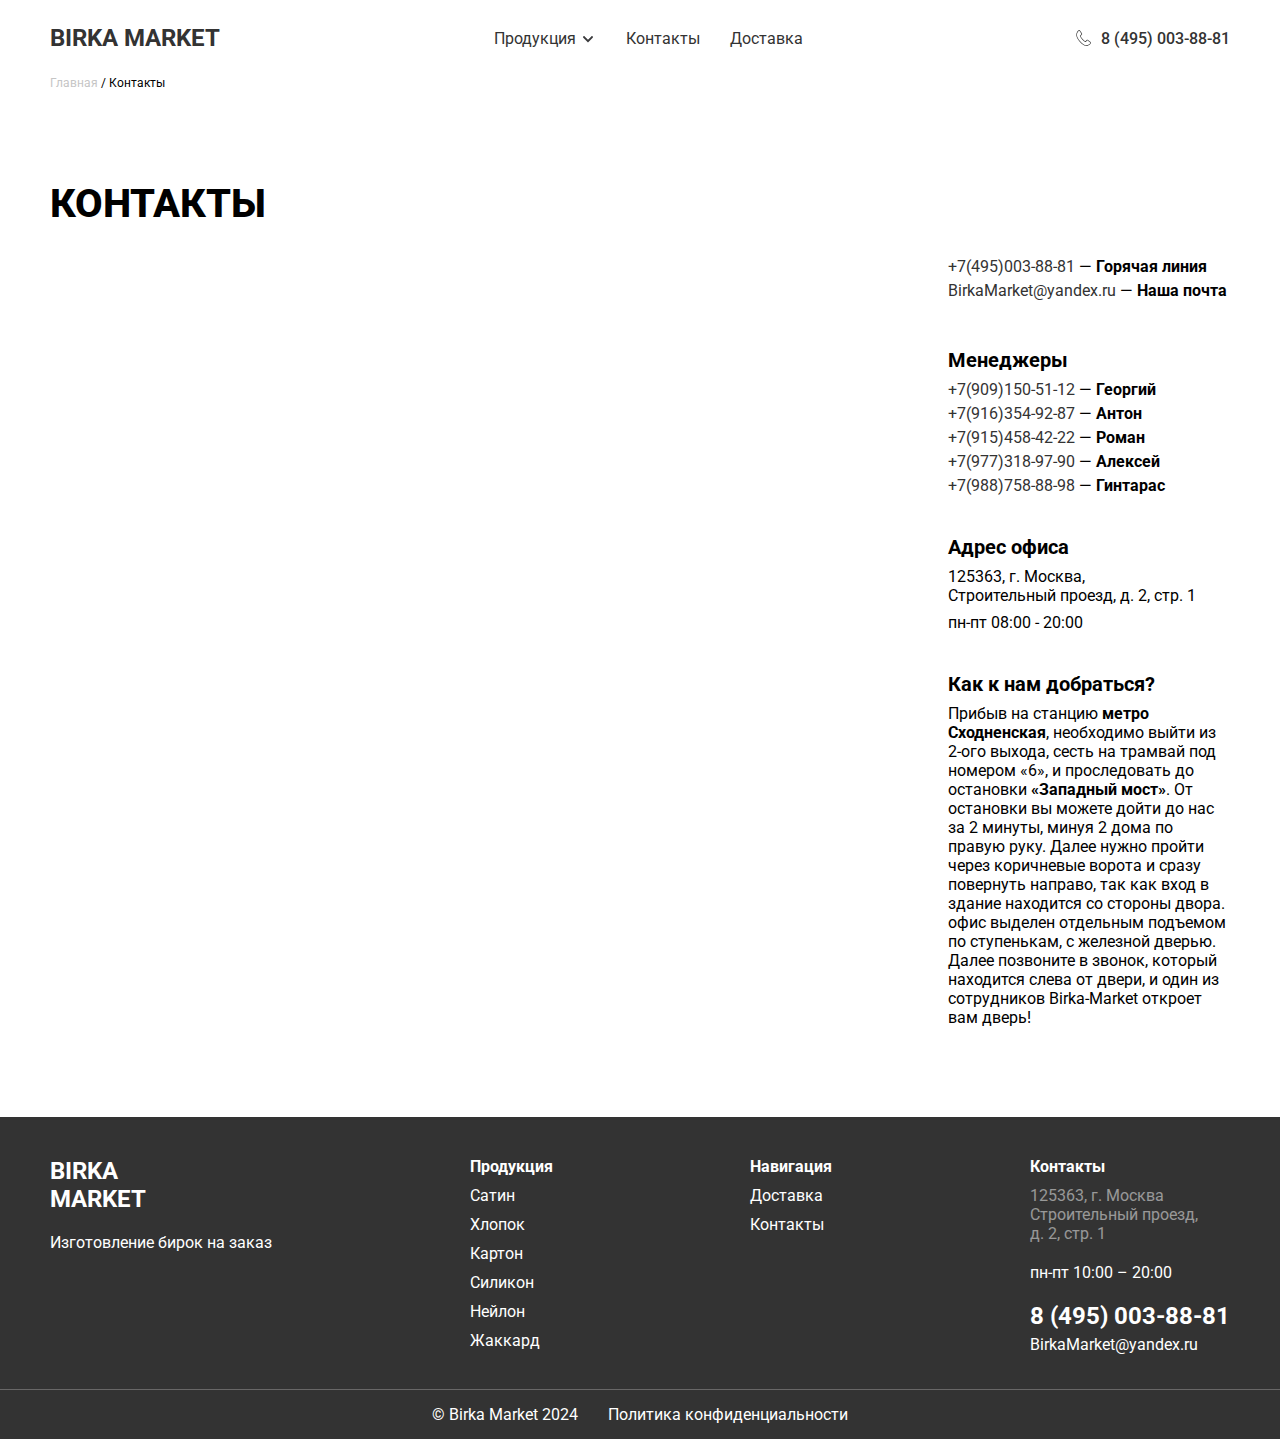
<file: pages/contacts.html>
<!DOCTYPE html>
<html lang="en">
<head>
    <meta charset="UTF-8">
    <meta name="viewport" content="width=device-width, initial-scale=1.0">
    <meta name="description" content="Контакты — адрес, телефоны и почта 'Birka Market'">
    <meta name="keywords" content="изготовление бирок для одежды, изготовление бирок с логотипом, бирки на заказ Москва, заказать бирки на одежду Москва, бирки с лейблом заказать Москва, бирки жаккардовые на одежду Москва, бирки хлопковые нашивные заказать Москва, бирки картонные на заказ, бирки нейлоновые заказать Москва, купить нашивные бирки, купить пришивные бирки на одежду, бирки нашивные на одежду Москва, бирки со своим логотипом Москва, заказ бирок Москва, бирки качественно Москва">
    <title>Контакты</title>
    <link rel="stylesheet" href="./../scss/main.css">
    <link rel="apple-touch-icon" sizes="180x180" href="./../img/favicon/apple-touch-icon.png">
    <link rel="icon" type="image/png" sizes="32x32" href="./../img/favicon/favicon-32x32.png">
    <link rel="icon" type="image/png" sizes="16x16" href="./../img/favicon/favicon-16x16.png">
    <link rel="manifest" href="./../img/favicon/site.webmanifest">
    <link rel="canonical" href="https://birka-market.ru/pages/contacts" />
</head>
<body>
    <header class="header header--header-other">
        <div class="container">
            <div class="header__row">
                <div class="header__logo">
                    <a href="./../index.html"><p>birka market</p></a>
                </div>
                <nav class="nav">
                    <ul class="nav__list">
                        <li class="nav__list-item dropdown-item"><a href="./menu.html" class="nav__link">Продукция <span class="production-arrow"><img src="./../img/icons/small-chevron-down.svg" alt="" class="production-arrow__img"></span></a>
                            <div class="sub-nav hidden">
                                <ul class="sub-nav__list">
                                    <li class="sub-nav__item"><a href="./zhakkard.html" class="sub-nav__link">Жаккард</a></li>
                                    <li class="sub-nav__item"><a href="./silicon.html" class="sub-nav__link">Силикон</a></li>
                                    <li class="sub-nav__item"><a href="./neylon.html" class="sub-nav__link">Нейлон</a></li>
                                    <li class="sub-nav__item"><a href="./satin.html" class="sub-nav__link">Сатин</a></li>
                                    <li class="sub-nav__item"><a href="./karton.html" class="sub-nav__link">Картон</a></li>
                                    <li class="sub-nav__item"><a href="./cotton.html" class="sub-nav__link">Хлопок</a></li>
                                </ul>
                            </div>
                        
                        </li>
                        <li class="nav__list-item"><a href="./contacts.html" class="nav__link">Контакты</a></li>
                        <li class="nav__list-item"><a href="./delivery.html" class="nav__link">Доставка</a></li>
                    </ul>
                </nav>
                <div class="header__phone">
                    <img src="./../img/icons/header-phone.svg" alt="phone-icon">
                    <a href="tel:8 (495) 003-88-81" class="header__phone-number">8 (495) 003-88-81</a>
                </div>
            </div>
            <div class="mobile-header__wrapper hidden">
                    <div class="mobile-header-row">
                        <div class="header__logo">
                          <a href="./../index.html"><p>birka market</p></a>
                        </div>
                        <div class="mobile-menu-open">
                            <img src="./../img/icons/mobile/burger.svg" alt="" id='mobileBtnImg'>
                        </div>
                    </div>
                    <div class="mobile-nav hidden">
                        <div class="mobile-nav__wrapper">
                            <ul class="mobile-nav__list">
                                <li class="mobile-nav__item"><a href="#!">О нас</a></li>
                                <li class="mobile-nav__item mobile-production">
                                <div class="production-dropdown">
                                    <p>Продукция</p>
                                    <img src="./../img/icons/small-chevron-down.svg" alt="" class="mobile-production-arrow">
                                </div>
                                    <div class="mobile-production__list-wrapper hidden">
                                        <ul class="mobile-production__list">
                                            <li class="mobile-production__item"><a href="./zhakkard.html">Жаккард</a></li>
                                            <li class="mobile-production__item"><a href="./silicon.html">Силикон</a></li>
                                            <li class="mobile-production__item"><a href="./satin.html">Сатин</a></li>
                                            <li class="mobile-production__item"><a href="./karton.html">Картон</a></li>
                                            <li class="mobile-production__item"><a href="./neylon.html">Нейлон</a></li>
                                            <li class="mobile-production__item"><a href="./cotton.html">Хлопок</a></li>
                                        </ul>
                                    </div>
                                </li>
                                <li class="mobile-nav__item"><a href="./contacts.html">Контакты</a></li>
                                <li class="mobile-nav__item"><a href="./delivery.html">Доставка</a></li>
                            </ul>
                            <a href="tel:8 (495) 003-88-81" class="footer__phone">8 (495) 003-88-81</a>
                        </div>
                    </div>
            </div>
            <div class="header__page">
                <a href="#!" class="header__page-link">Главная&nbsp</a><p> / Контакты</p>
            </div>
        </div>
    </header>
    <main class="main">
        <div class="container container--page-container">
            <div class="contacts__contacts">
                <h1 class="section-heading">Контакты</h1>
                <div class="contacts__grid">
                    <div class="contacts__grid-map">
                        <script type="text/javascript" charset="utf-8" async src="https://api-maps.yandex.ru/services/constructor/1.0/js/?um=constructor%3Af4838b36de2a1526e6fdb34e038ac4ca79a56b024cb9876dae142893c17f4fd7&amp;width=100%&amp;height=100%&amp;lang=ru_RU&amp;scroll=true"></script>
                    </div>
                    <div class="contacts__grid-info">
                        <ul class="contacts__info-list">
                            <li class="contacts__info-list__item">
                                <ul class="phones-list general-contacts">
                                    <li class="phones-list__item">
                                        <a href="tel:+7(495)003-88-81">+7(495)003-88-81</a>
                                        <p>&nbsp;—&nbsp;<b>Горячая линия</b></p>
                                    </li>
                                    <li class="phones-list__item">
                                        <a href="mailto:BirkaMarket@yandex.ru">BirkaMarket@yandex.ru </a>
                                        <p>&nbsp;—&nbsp;<b>Наша почта</b></p>
                                    </li>
                                </ul>
                                <h2>Менеджеры</h2>
                                <ul class="phones-list">
                                    <li class="phones-list__item">
                                        <a href="tel:+7(909)150-51-12">+7(909)150-51-12</a>
                                        <p>&nbsp;—&nbsp;<b>Георгий</b></p>
                                    </li>
                                    <li class="phones-list__item">
                                        <a href="tel:+7(916)354-92-87">+7(916)354-92-87 </a>
                                        <p>&nbsp;—&nbsp;<b>Антон</b></p>
                                    </li>
                                    <li class="phones-list__item">
                                        <a href="tel:+7(915)458-42-22">+7(915)458-42-22 </a>
                                        <p>&nbsp;—&nbsp;<b>Роман</b></p>
                                    </li>
                                    <li class="phones-list__item">
                                        <a href="tel:+7(977)318-97-90">+7(977)318-97-90 </a>
                                        <p>&nbsp;—&nbsp;<b>Алексей</b></p>
                                    </li>
                                    <li class="phones-list__item">
                                        <a href="tel:+7(988)758-88-98">+7(988)758-88-98</a>
                                        <p>&nbsp;—&nbsp;<b>Гинтарас</b></p>
                                    </li>
                                </ul>
                            </li>
                            <li class="contacts__info-list__item">
                                <h2>Адрес офиса</h2>
                                <p>125363, г. Москва,<br> 
                                    Строительный проезд, д. 2, стр. 1</p>
                                <p>пн-пт 08:00 - 20:00</p>
                            </li>
                            <li class="contacts__info-list__item">
                                <h2>Как к нам добраться?</h2>
                                <p>Прибыв на станцию <b>метро Сходненская</b>, необходимо выйти из 2-ого выхода, сесть на трамвай под номером «6», и проследовать до остановки <b>«Западный мост»</b>. От остановки вы можете дойти до нас за 2 минуты, минуя 2 дома по правую руку. Далее нужно пройти через коричневые ворота и сразу повернуть направо, так как вход в здание находится со стороны двора. офис выделен отдельным подъемом по ступенькам, с железной дверью. Далее позвоните в звонок, который находится слева от двери, и один из сотрудников Birka-Market откроет вам дверь!</p>
                            </li>
                        </ul>
                    </div>
                    <div class="contacts__grid-map-mobile hidden">
                        <script type="text/javascript" charset="utf-8" async src="https://api-maps.yandex.ru/services/constructor/1.0/js/?um=constructor%3Af4838b36de2a1526e6fdb34e038ac4ca79a56b024cb9876dae142893c17f4fd7&amp;width=100%&amp;height=300&amp;lang=ru_RU&amp;scroll=true"></script>
                    </div>
                </div>
            </div>
        </div>
    </main>
    <footer class="footer">
        <div class="desktop-footer">
            <div class="container">
                <div class="footer__wrapper">
                    <div class="footer__bio">
                        <div class="footer__logo">
                            <a href="./../index.html">BIRKA<br> MARKET</a>
                        </div>
                        <div class="footer__desc">
                            <p>Изготовление бирок на заказ</p>
                        </div>
                        <!-- <div class="footer__req">
                            <p>ИП Федотов А.В.</p>
                            <p>ИНН 771412910075</p>
                            <p>ОГРНИП 323774600620762</p>
                        </div> -->
                    </div>
                    <div class="footer__production">
                        <h4 class="footer__list-heading">Продукция</h4>
                        <ul class="footer__production-list footer__list">
                            <li class="footer__production-list__item"><a href="./satin.html" class="footer__production-link">Сатин</a></li>
                            <li class="footer__production-list__item"><a href="./cotton.html" class="footer__production-link">Хлопок</a></li>
                            <li class="footer__production-list__item"><a href="./karton.html" class="footer__production-link">Картон</a></li>
                            <li class="footer__production-list__item"><a href="./silicon.html" class="footer__production-link">Силикон</a></li>
                            <li class="footer__production-list__item"><a href="./neylon.html" class="footer__production-link">Нейлон</a></li>
                            <li class="footer__production-list__item"><a href="./zhakkard.html" class="footer__production-link">Жаккард</a></li>
                        </ul>
                    </div>
                    <div class="footer__nav">
                        <h4 class="footer__list-heading">Навигация</h4>
                        <ul class="footer__nav-list footer__list">
                            <li class="footer__nav-list__item"><a href="./delivery.html" class="footer__nav-link">Доставка</a></li>
                            <li class="footer__nav-list__item"><a href="./contacts.html" class="footer__nav-link">Контакты</a></li>
                        </ul>
                    </div>
                    <div class="footer__contacts">
                        <h4 class="footer__list-heading">Контакты</h4>
                        <ul class="footer__contacts-list footer__list">
                            <li class="footer__production-list__item footer__address">
                                <p>125363, г. Москва</p>
                                <p>Строительный проезд,</p>
                                <p>д. 2, стр. 1</p>
                            </li>
                            <li class="footer__production-list__item"><p>пн-пт 10:00 – 20:00</p></li>
                            <li class="footer__production-list__item footer__mail-phone">
                                <a href="tel:8 (495) 003-88-81" class="footer__phone">8 (495) 003-88-81</a>
                                <a href="mailto:123@gmail.com">BirkaMarket@yandex.ru</a>
                            </li>
                        </ul>
                    </div>
                </div>
            </div>
        </div>
        <div class="mobile-footer hidden">
            <div class="container">
                <div class="footer__logo">
                    <a href="./../index.html">BIRKA<br> MARKET</a>
                </div>
                <div class="footer__desc">
                    <p>Изготовление бирок на заказ</p>
                </div>
                <!-- <div class="footer__req">
                    <p>ИП Федотов А.В.</p>
                    <p>ИНН 771412910075</p>
                    <p>ОГРНИП 323774600620762</p>
                </div> -->
                <div class="footer__contacts">
                    <h4 class="footer__list-heading">Контакты</h4>
                    <ul class="footer__contacts-list footer__list">
                        <li class="footer__production-list__item footer__address">
                            <p>125363, г. Москва</p>
                            <p>Строительный проезд,</p>
                            <p>д. 2, стр. 1</p>
                        </li>
                        <li class="footer__production-list__item"><p>пн-пт 10:00 – 20:00</p></li>
                        <li class="footer__production-list__item footer__mail-phone">
                            <a href="tel:8 (495) 003-88-81" class="footer__phone">8 (495) 003-88-81</a>
                            <a href="mailto:123@gmail.com">BirkaMarket@yandex.ru</a>
                        </li>
                    </ul>
                </div>
                <div class="mobile-footer__lists">
                    <div class="footer__production">
                        <h4 class="footer__list-heading">Продукция</h4>
                        <ul class="footer__production-list footer__list">
                            <li class="footer__production-list__item"><a href="./satin.html" class="footer__production-link">Сатин</a></li>
                            <li class="footer__production-list__item"><a href="./cotton.html" class="footer__production-link">Хлопок</a></li>
                            <li class="footer__production-list__item"><a href="./karton.html" class="footer__production-link">Картон</a></li>
                            <li class="footer__production-list__item"><a href="./silicon.html" class="footer__production-link">Силикон</a></li>
                            <li class="footer__production-list__item"><a href="./neylon.html" class="footer__production-link">Нейлон</a></li>
                            <li class="footer__production-list__item"><a href="./zhakkard.html" class="footer__production-link">Жаккард</a></li>
                        </ul>
                    </div>
                    <div class="footer__nav">
                        <h4 class="footer__list-heading">Навигация</h4>
                        <ul class="footer__nav-list footer__list">
                            <li class="footer__nav-list__item"><a href="./delivery.html" class="footer__nav-link">Доставка</a></li>
                            <li class="footer__nav-list__item"><a href="./contacts.html" class="footer__nav-link">Контакты</a></li>
                        </ul>
                    </div>
                </div>
               
            </div>
        </div>
        <div class="additional-footer">
            <div class="container">
                <div class="copyright-policy">
                    <p>© Birka Market 2024</p>
                    <a href="./privacy.html">Политика конфиденциальности</a>
                </div>
            </div>
        </div>
    </footer>
    <script src="./../js/main.js"></script>
    <script src="./../js/mobile-menu.js"></script>
</body>
</html>
</file>
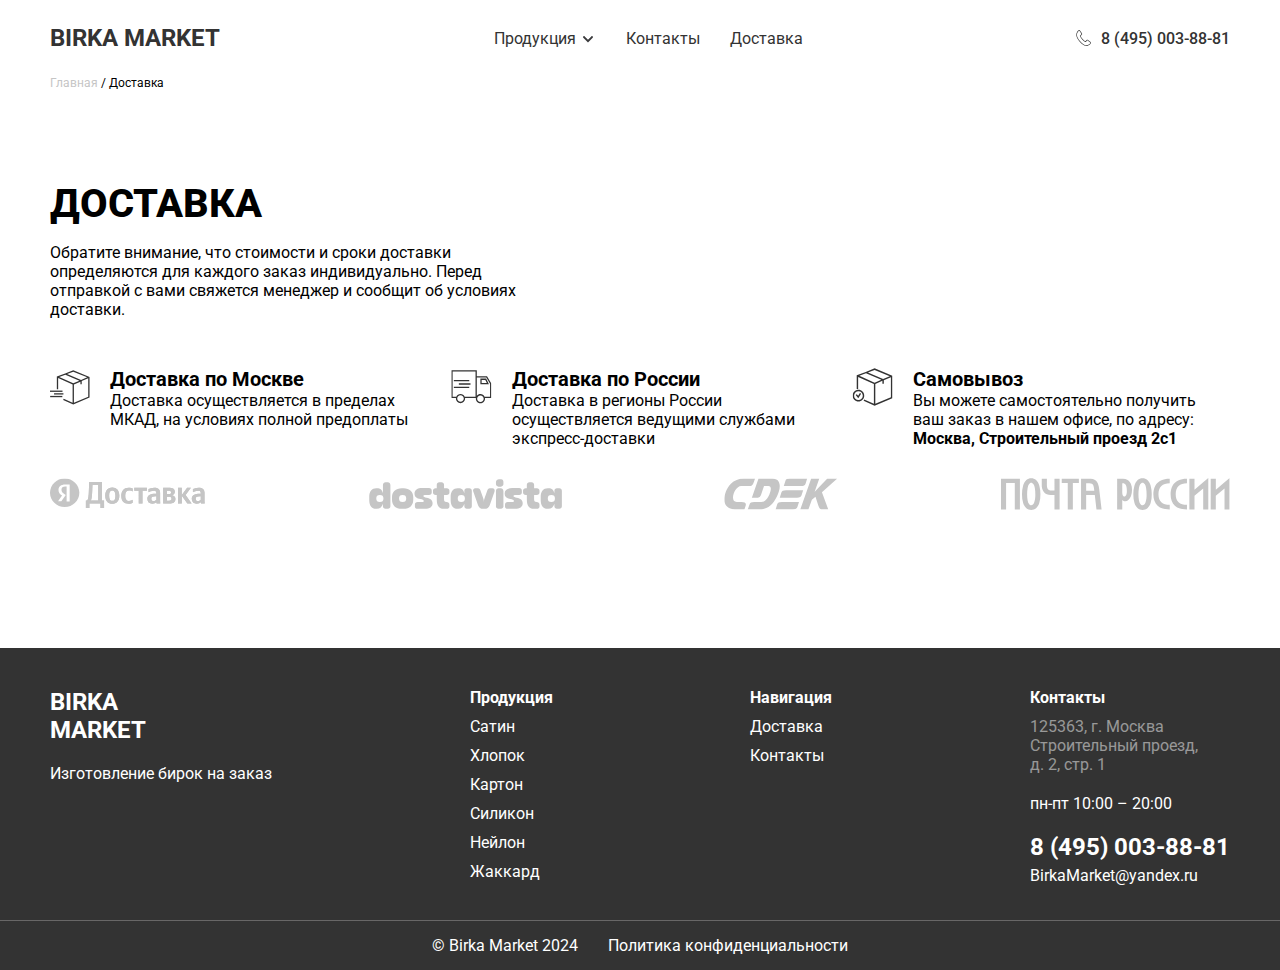
<file: pages/delivery.html>
<!DOCTYPE html>
<html lang="en">
<head>
    <meta charset="UTF-8">
    <meta name="viewport" content="width=device-width, initial-scale=1.0">
    <meta name="description" content="Узнайте все о наших услугах по доставке! Здесь вы найдете информацию об условиях доступных вариантов доставки.">
    <meta name="keywords" content="изготовление бирок для одежды, изготовление бирок с логотипом, бирки на заказ Москва, заказать бирки на одежду Москва, бирки с лейблом заказать Москва, бирки жаккардовые на одежду Москва, бирки хлопковые нашивные заказать Москва, бирки картонные на заказ, бирки нейлоновые заказать Москва, купить нашивные бирки, купить пришивные бирки на одежду, бирки нашивные на одежду Москва, бирки со своим логотипом Москва, заказ бирок Москва, бирки качественно Москва">
    <title>Доставка</title>
    <link rel="stylesheet" href="./../scss/main.css">
    <link rel="apple-touch-icon" sizes="180x180" href="./../img/favicon/apple-touch-icon.png">
    <link rel="icon" type="image/png" sizes="32x32" href="./../img/favicon/favicon-32x32.png">
    <link rel="icon" type="image/png" sizes="16x16" href="./../img/favicon/favicon-16x16.png">
    <link rel="manifest" href="./../img/favicon/site.webmanifest">
    <link rel="canonical" href="https://birka-market.ru/pages/delivery" />
</head>
<body>
    <header class="header header--header-other">
        <div class="container">
            <div class="header__row">
                <div class="header__logo">
                    <a href="./../index.html"><p>birka market</p></a>
                </div>
                <nav class="nav">
                    <ul class="nav__list">
                        <li class="nav__list-item dropdown-item"><a href="./menu.html" class="nav__link">Продукция <span class="production-arrow"><img src="./../img/icons/small-chevron-down.svg" alt="" class="production-arrow__img"></span></a>
                            <div class="sub-nav hidden">
                                <ul class="sub-nav__list">
                                    <li class="sub-nav__item"><a href="./zhakkard.html" class="sub-nav__link">Жаккард</a></li>
                                    <li class="sub-nav__item"><a href="./silicon.html" class="sub-nav__link">Силикон</a></li>
                                    <li class="sub-nav__item"><a href="./neylon.html" class="sub-nav__link">Нейлон</a></li>
                                    <li class="sub-nav__item"><a href="./satin.html" class="sub-nav__link">Сатин</a></li>
                                    <li class="sub-nav__item"><a href="./karton.html" class="sub-nav__link">Картон</a></li>
                                    <li class="sub-nav__item"><a href="./cotton.html" class="sub-nav__link">Хлопок</a></li>
                                </ul>
                            </div>
                        
                        </li>
                        <li class="nav__list-item"><a href="./contacts.html" class="nav__link">Контакты</a></li>
                        <li class="nav__list-item"><a href="./delivery.html" class="nav__link">Доставка</a></li>
                    </ul>
                </nav>
                <div class="header__phone">
                    <img src="./../img/icons/header-phone.svg" alt="phone-icon">
                    <a href="tel:8 (495) 003-88-81" class="header__phone-number">8 (495) 003-88-81</a>
                </div>
            </div>
            <div class="mobile-header__wrapper hidden">
                    <div class="mobile-header-row">
                        <div class="header__logo">
                          <a href="./../index.html"><p>birka market</p></a>
                        </div>
                        <div class="mobile-menu-open">
                            <img src="./../img/icons/mobile/burger.svg" alt="mobile-burger" id='mobileBtnImg'>
                        </div>
                    </div>
                    <div class="mobile-nav hidden">
                        <div class="mobile-nav__wrapper">
                            <ul class="mobile-nav__list">
                                <li class="mobile-nav__item mobile-production">
                                <div class="production-dropdown">
                                    <p>Продукция</p>
                                    <img src="./../img/icons/small-chevron-down.svg" alt="mobile arrow" class="mobile-production-arrow">
                                </div>
                                    <div class="mobile-production__list-wrapper hidden">
                                        <ul class="mobile-production__list">
                                            <li class="mobile-production__item"><a href="./zhakkard.html">Жаккард</a></li>
                                            <li class="mobile-production__item"><a href="./silicon.html">Силикон</a></li>
                                            <li class="mobile-production__item"><a href="./satin.html">Сатин</a></li>
                                            <li class="mobile-production__item"><a href="./karton.html">Картон</a></li>
                                            <li class="mobile-production__item"><a href="./neylon.html">Нейлон</a></li>
                                            <li class="mobile-production__item"><a href="./cotton.html">Хлопок</a></li>
                                        </ul>
                                    </div>
                                </li>
                                <li class="mobile-nav__item"><a href="./contacts.html">Контакты</a></li>
                                <li class="mobile-nav__item"><a href="./delivery.html">Доставка</a></li>
                            </ul>
                            <a href="tel:8 (495) 003-88-81" class="footer__phone">8 (495) 003-88-81</a>
                        </div>
                    </div>
            </div>
            <div class="header__page">
                <a href="./../index.html" class="header__page-link">Главная&nbsp</a><p> / Доставка</p>
            </div>
        </div>
    </header>
    <main class="main">
        <div class="container container--page-container">
            <div class="delivery__delivery">
                <h1 class="section-heading">Доставка</h1>
                <p class="heading-description">Обратите внимание, что стоимости и сроки доставки определяются для каждого заказ индивидуально. Перед отправкой с вами свяжется менеджер и сообщит об условиях доставки.</p>
                <div class="delivery__options">
                    <ul class="delivery__options-list">
                        <li class="delivery__options-list__item">
                            <div>
                                <img src="./../img/delivery-icons/delivery_msk.svg.svg" alt="доставка москва">
                            </div>
                            <div class="delivery__options-info">
                                <h2 class="delivery__options-heading">Доставка по Москве</h2>
                                <p>Доставка осуществляется в пределах МКАД, на условиях полной предоплаты</p>
                            </div>
                        </li>
                        <li class="delivery__options-list__item">
                            <div>
                                <img src="./../img/delivery-icons/deivery_rus1.svg.svg" alt="доставка россия">
                            </div>
                            <div class="delivery__options-info">
                                <h2 class="delivery__options-heading">Доставка по России</h2>
                                <p>Доставка в регионы России осуществляется ведущими cлужбами экспресс-доставки</p>
                            </div>
                        </li>
                        <li class="delivery__options-list__item">
                            <div>
                                <img src="./../img/delivery-icons/pickUp.svg.svg" alt="самовывоз">
                            </div>
                            <div class="delivery__options-info">
                                <h2 class="delivery__options-heading">Самовывоз</h2>
                                <p>Вы можете самостоятельно получить ваш заказ в нашем офисе, по адресу: <b>Москва, Строительный проезд 2с1</b></p>
                            </div>
                        </li>
                    </ul>
                    <div class="delivery__companies">
                        <ul class="delivery__companies-list">
                            <li class="delivery__companies-list__item">
                                <img src="./../img/delivery-icons/Item.svg" alt="">
                            </li>
                            <li class="delivery__companies-list__item">
                                <img src="./../img/delivery-icons/Item-1.svg" alt="">
                            </li>
                            <li class="delivery__companies-list__item">
                                <img src="./../img/delivery-icons/Item-2.svg" alt="">
                            </li>
                            <li class="delivery__companies-list__item">
                                <img src="./../img/delivery-icons/Item-3.svg" alt="">
                            </li>
                        </ul>
                    </div>
                </div>
                <div class="delivery__map">
                    <script type="text/javascript" charset="utf-8" async src="https://api-maps.yandex.ru/services/constructor/1.0/js/?um=constructor%3Af4838b36de2a1526e6fdb34e038ac4ca79a56b024cb9876dae142893c17f4fd7&amp;width=100%&amp;height=300px&amp;lang=ru_RU&amp;scroll=true"></script>
                </div>
            </div>
        </div> 
    </main>
    <footer class="footer">
        <div class="desktop-footer">
            <div class="container">
                <div class="footer__wrapper">
                    <div class="footer__bio">
                        <div class="footer__logo">
                            <a href="./../index.html">BIRKA<br> MARKET</a>
                        </div>
                        <div class="footer__desc">
                            <p>Изготовление бирок на заказ</p>
                        </div>
                        <!-- <div class="footer__req">
                            <p>ИП Федотов А.В.</p>
                            <p>ИНН 771412910075</p>
                            <p>ОГРНИП 323774600620762</p>
                        </div> -->
                    </div>
                    <div class="footer__production">
                        <h4 class="footer__list-heading">Продукция</h4>
                        <ul class="footer__production-list footer__list">
                            
                            <li class="footer__production-list__item"><a href="./satin.html" class="footer__production-link">Сатин</a></li>
                            <li class="footer__production-list__item"><a href="./cotton.html" class="footer__production-link">Хлопок</a></li>
                            <li class="footer__production-list__item"><a href="./karton.html" class="footer__production-link">Картон</a></li>
                            <li class="footer__production-list__item"><a href="./silicon.html" class="footer__production-link">Силикон</a></li>
                            <li class="footer__production-list__item"><a href="./neylon.html" class="footer__production-link">Нейлон</a></li>
                            <li class="footer__production-list__item"><a href="./zhakkard.html" class="footer__production-link">Жаккард</a></li>
                        </ul>
                    </div>
                    <div class="footer__nav">
                        <h4 class="footer__list-heading">Навигация</h4>
                        <ul class="footer__nav-list footer__list">
                            <li class="footer__nav-list__item"><a href="./delivery.html" class="footer__nav-link">Доставка</a></li>
                            <li class="footer__nav-list__item"><a href="./contacts.html" class="footer__nav-link">Контакты</a></li>
                        </ul>
                    </div>
                    <div class="footer__contacts">
                        <h4 class="footer__list-heading">Контакты</h4>
                        <ul class="footer__contacts-list footer__list">
                            <li class="footer__production-list__item footer__address">
                                <p>125363, г. Москва</p>
                                <p>Строительный проезд,</p>
                                <p>д. 2, стр. 1</p>
                            </li>
                            <li class="footer__production-list__item"><p>пн-пт 10:00 – 20:00</p></li>
                            <li class="footer__production-list__item footer__mail-phone">
                                <a href="tel:8 (495) 003-88-81" class="footer__phone">8 (495) 003-88-81</a>
                                <a href="mailto:123@gmail.com">BirkaMarket@yandex.ru</a>
                            </li>
                        </ul>
                    </div>
                </div>
            </div>
        </div>
        <div class="mobile-footer hidden">
            <div class="container">
                <div class="footer__logo">
                    <a href="./../index.html">BIRKA<br> MARKET</a>
                </div>
                <div class="footer__desc">
                    <p>Изготовление бирок на заказ</p>
                </div>
                <!-- <div class="footer__req">
                    <p>ИП Федотов А.В.</p>
                    <p>ИНН 771412910075</p>
                    <p>ОГРНИП 323774600620762</p>
                </div> -->
                <div class="footer__contacts">
                    <h4 class="footer__list-heading">Контакты</h4>
                    <ul class="footer__contacts-list footer__list">
                        <li class="footer__production-list__item footer__address">
                            <p>125363, г. Москва</p>
                            <p>Строительный проезд,</p>
                            <p>д. 2, стр. 1</p>
                        </li>
                        <li class="footer__production-list__item"><p>пн-пт 10:00 – 20:00</p></li>
                        <li class="footer__production-list__item footer__mail-phone">
                            <a href="tel:8 (495) 003-88-81" class="footer__phone">8 (495) 003-88-81</a>
                                <a href="mailto:123@gmail.com">BirkaMarket@yandex.ru</a>
                        </li>
                    </ul>
                </div>
                <div class="mobile-footer__lists">
                    <div class="footer__production">
                        <h4 class="footer__list-heading">Продукция</h4>
                        <ul class="footer__production-list footer__list">
                            
                            <li class="footer__production-list__item"><a href="./satin.html" class="footer__production-link">Сатин</a></li>
                            <li class="footer__production-list__item"><a href="./cotton.html" class="footer__production-link">Хлопок</a></li>
                            <li class="footer__production-list__item"><a href="./karton.html" class="footer__production-link">Картон</a></li>
                            <li class="footer__production-list__item"><a href="./silicon.html" class="footer__production-link">Силикон</a></li>
                            <li class="footer__production-list__item"><a href="./neylon.html" class="footer__production-link">Нейлон</a></li>
                            <li class="footer__production-list__item"><a href="./zhakkard.html" class="footer__production-link">Жаккард</a></li>
                        </ul>
                    </div>
                    <div class="footer__nav">
                        <h4 class="footer__list-heading">Навигация</h4>
                        <ul class="footer__nav-list footer__list">
                            <li class="footer__nav-list__item"><a href="./delivery.html" class="footer__nav-link">Доставка</a></li>
                            <li class="footer__nav-list__item"><a href="./contacts.html" class="footer__nav-link">Контакты</a></li>
                        </ul>
                    </div>
                </div>
               
            </div>
        </div>
        <div class="additional-footer">
            <div class="container">
                <div class="copyright-policy">
                    <p>© Birka Market 2024</p>
                    <a href="./privacy.html">Политика конфиденциальности</a>
                </div>
            </div>
        </div>
    </footer>
    <script src="./../js/main.js"></script>
    <script src="./../js/mobile-menu.js"></script>
</body>
</html>
</file>
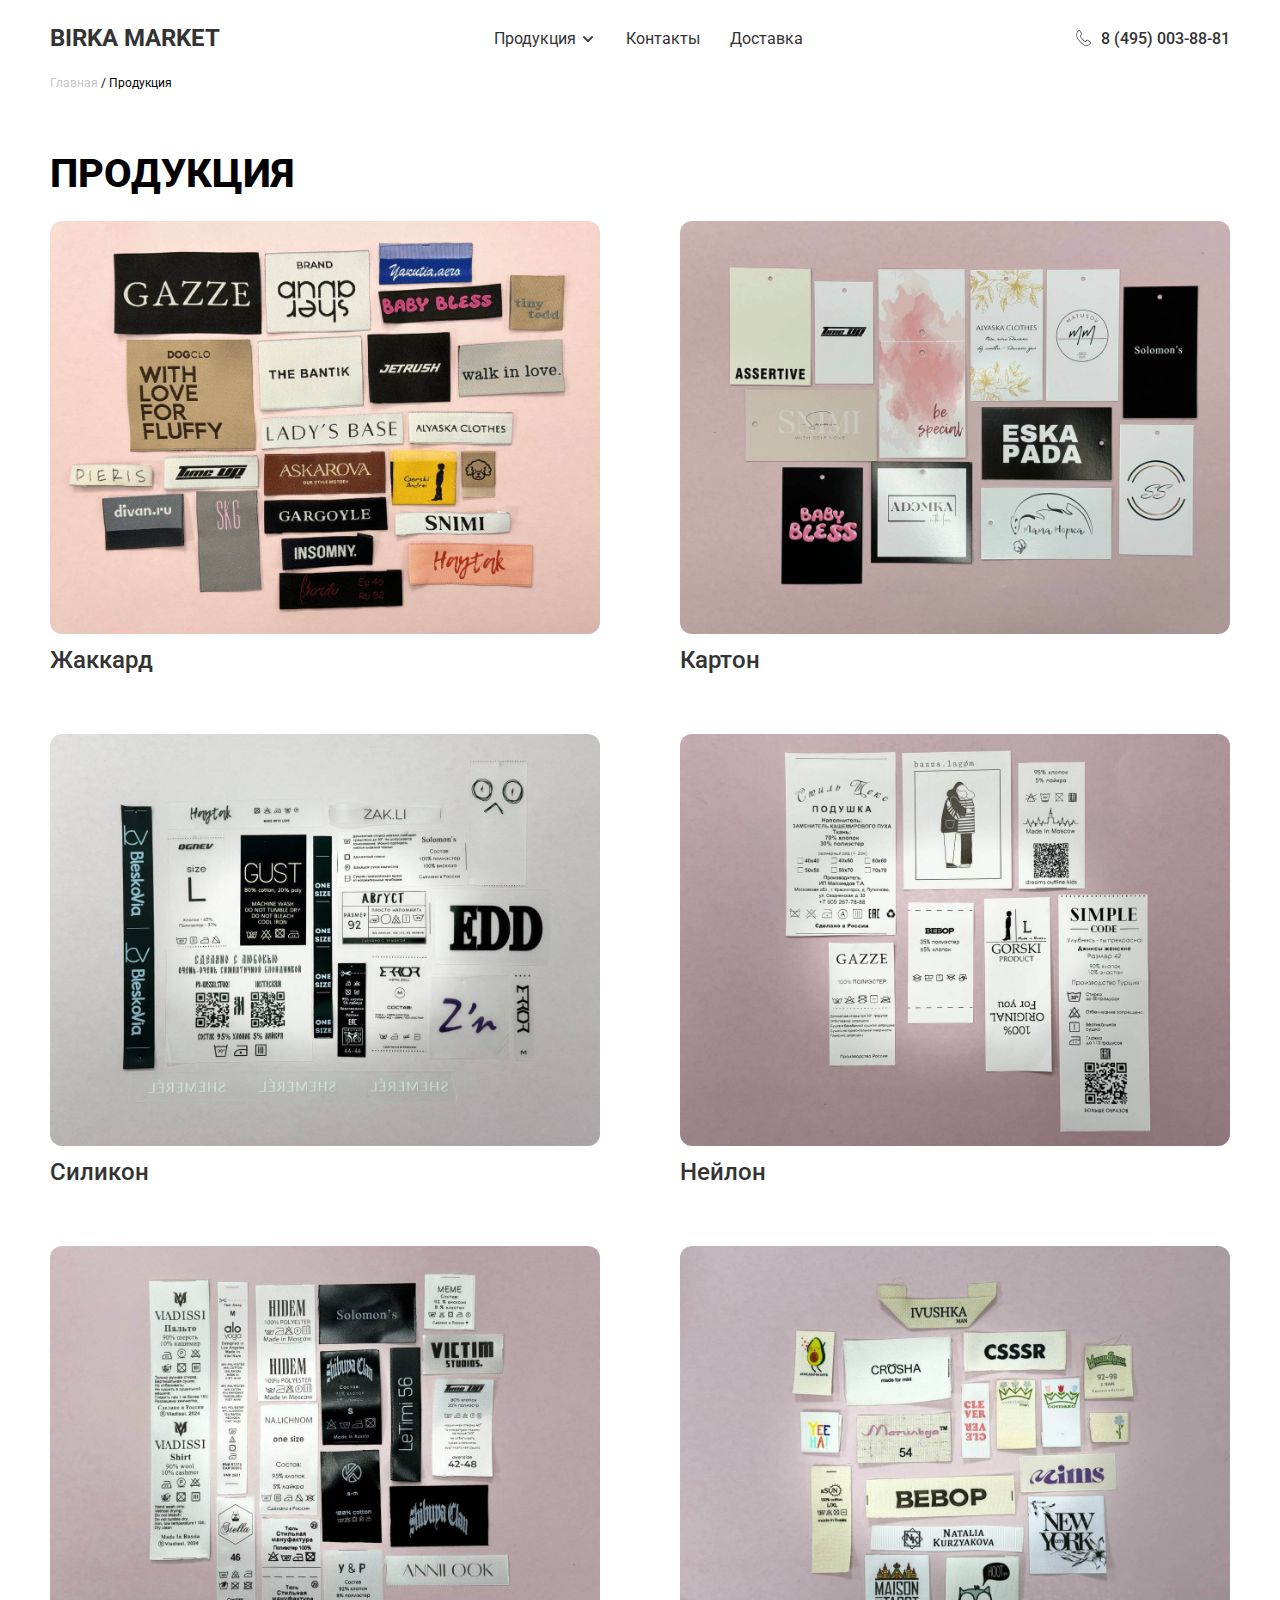
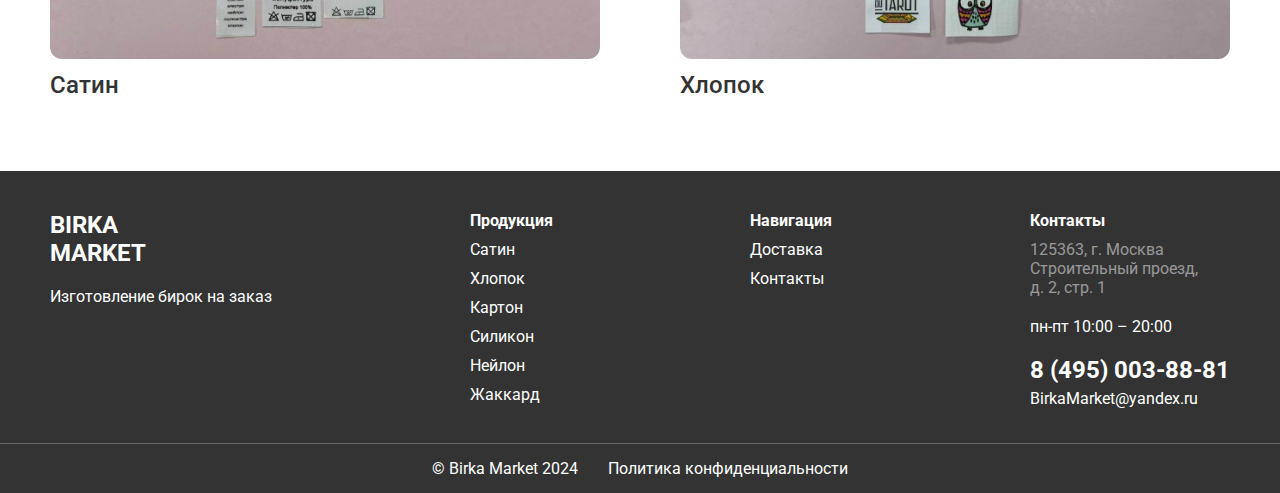
<file: pages/menu.html>
<!DOCTYPE html>
<html lang="en">
<head>
    <meta charset="UTF-8">
    <meta name="viewport" content="width=device-width, initial-scale=1.0">
    <meta name="description" content="Ознакомьтесь с нашим ассортиментом бирок и этикеток на сайте Birka Market. Выбирайте из разнообразных материалов, таких как жаккард, силикон, нейлон, сатин, картон и хлопок. У нас вы найдете идеальные решения для вашей продукции.">
    <meta name="keywords" content="изготовление бирок для одежды, изготовление бирок с логотипом, бирки на заказ Москва, заказать бирки на одежду Москва, бирки с лейблом заказать Москва, бирки жаккардовые на одежду Москва, бирки хлопковые нашивные заказать Москва, бирки картонные на заказ, бирки нейлоновые заказать Москва, купить нашивные бирки, купить пришивные бирки на одежду, бирки нашивные на одежду Москва, бирки со своим логотипом Москва, заказ бирок Москва, бирки качественно Москва">
    <title>Продукция</title>
    <link rel="stylesheet" href="./../scss/main.css">
      <link rel="apple-touch-icon" sizes="180x180" href="./../img/favicon/apple-touch-icon.png">
    <link rel="icon" type="image/png" sizes="32x32" href="./../img/favicon/favicon-32x32.png">
    <link rel="icon" type="image/png" sizes="16x16" href="./../img/favicon/favicon-16x16.png">
    <link rel="manifest" href="./../img/favicon/site.webmanifest">
    <link rel="canonical" href="https://birka-market.ru/pages/menu" />
</head>
<body>
  <header class="header header--header-other">
    <div class="container">
        <div class="header__row">
            <div class="header__logo">
                <a href="./../index.html"><p>birka market</p></a>
            </div>
            <nav class="nav">
                <ul class="nav__list">
                    <li class="nav__list-item dropdown-item"><a href="./menu.html" class="nav__link">Продукция <span class="production-arrow"><img src="./../img/icons/small-chevron-down.svg" alt="" class="production-arrow__img"></span></a>
                        <div class="sub-nav hidden">
                            <ul class="sub-nav__list">
                                <li class="sub-nav__item"><a href="./zhakkard.html" class="sub-nav__link">Жаккард</a></li>
                                <li class="sub-nav__item"><a href="./silicon.html" class="sub-nav__link">Силикон</a></li>
                                <li class="sub-nav__item"><a href="./neylon.html" class="sub-nav__link">Нейлон</a></li>
                                <li class="sub-nav__item"><a href="./satin.html" class="sub-nav__link">Сатин</a></li>
                                <li class="sub-nav__item"><a href="./karton.html" class="sub-nav__link">Картон</a></li>
                                <li class="sub-nav__item"><a href="./cotton.html" class="sub-nav__link">Хлопок</a></li>
                            </ul>
                        </div>
                    
                    </li>
                    <li class="nav__list-item"><a href="./contacts.html" class="nav__link">Контакты</a></li>
                    <li class="nav__list-item"><a href="./delivery.html" class="nav__link">Доставка</a></li>
                </ul>
            </nav>
            <div class="header__phone">
                <img src="./../img/icons/header-phone.svg" alt="phone-icon">
                <a href="tel:8 (495) 003-88-81" class="header__phone-number">8 (495) 003-88-81</a>
            </div>
        </div>
        <div class="mobile-header__wrapper hidden">
                <div class="mobile-header-row">
                    <div class="header__logo">
                      <a href="./../index.html"><p>birka market</p></a>
                    </div>
                    <div class="mobile-menu-open">
                        <img src="./../img/icons/mobile/burger.svg" alt="mobile-burger" id='mobileBtnImg'>
                    </div>
                </div>
                <div class="mobile-nav hidden">
                    <div class="mobile-nav__wrapper">
                        <ul class="mobile-nav__list">
                            <li class="mobile-nav__item mobile-production">
                            <div class="production-dropdown">
                                <p>Продукция</p>
                                <img src="./../img/icons/small-chevron-down.svg" alt="" class="mobile-production-arrow">
                            </div>
                                <div class="mobile-production__list-wrapper hidden">
                                    <ul class="mobile-production__list">
                                        <li class="mobile-production__item"><a href="./zhakkard.html">Жаккард</a></li>
                                            <li class="mobile-production__item"><a href="./silicon.html">Силикон</a></li>
                                            <li class="mobile-production__item"><a href="./satin.html">Сатин</a></li>
                                            <li class="mobile-production__item"><a href="./karton.html">Картон</a></li>
                                            <li class="mobile-production__item"><a href="./neylon.html">Нейлон</a></li>
                                            <li class="mobile-production__item"><a href="./cotton.html">Хлопок</a></li>
                                    </ul>
                                </div>
                            </li>
                            <li class="mobile-nav__item"><a href="./contacts.html">Контакты</a></li>
                            <li class="mobile-nav__item"><a href="./delivery.html">Доставка</a></li>
                        </ul>
                        <a href="tel:8 (495) 003-88-81" class="footer__phone">8 (495) 003-88-81</a>
                    </div>
                </div>
        </div>
        <div class="header__page">
            <a href="./../index.html" class="header__page-link">Главная&nbsp</a><p> / Продукция</p>
        </div>
    </div>
</header>
<main class="main">
    <div class="container">
        <div class="catalog-page">
            <h2 class="section-heading section-heading--additional">Продукция</h2>
            <div class="catalog__menu-columns">
                <ul class="catalog__column">
                    <li class="catalog__column-item">
                        <a href="./zhakkard.html">
                            <img src="./../img/menu-slider/menuslider1.jpg" alt="жаккард">
                            <h4 class="menu__slide-heading">Жаккард</h4>
                        </a>
                    </li>
                    <li class="catalog__column-item">
                        <a href="./silicon.html">
                            <img src="./../img/menu-slider/menuslider2.jpg" alt="силикон">
                            <h4 class="menu__slide-heading">Силикон</h4>
                        </a>        
                    </li>
                    <li class="catalog__column-item">
                        <a href="./satin.html">
                            <img src="./../img/menu-slider/menuslider5.jpg" alt="жаккард">
                            <h4 class="menu__slide-heading">Сатин</h4>
                        </a>
                    </li>         
                </ul>
                <ul class="catalog__column">
                    <li class="catalog__column-item">
                        <a href="./karton.html">
                            <img src="./../img/menu-slider/menuslider3.jpg" alt="жаккард">
                            <h4 class="menu__slide-heading">Картон</h4>
                        </a>
                    </li>
                    <li class="catalog__column-item">
                        <a href="./neylon.html">
                            <img src="./../img/menu-slider/menuslider4.jpg" alt="силикон">
                            <h4 class="menu__slide-heading">Нейлон</h4>
                        </a>        
                    </li>
                    <li class="catalog__column-item">
                        <a href="./cotton.html">
                            <img src="./../img/menu-slider/menuslider6.jpg" alt="жаккард">
                            <h4 class="menu__slide-heading">Хлопок</h4>
                        </a>
                    </li>         
                </ul>
            </div>
        </div>
    </div>
</main>
 <footer class="footer">
          <div class="desktop-footer">
              <div class="container">
                  <div class="footer__wrapper">
                      <div class="footer__bio">
                          <div class="footer__logo">
                              <a href="./index.html">BIRKA<br> MARKET</a>
                          </div>
                          <div class="footer__desc">
                              <p>Изготовление бирок на заказ</p>
                          </div>
                          <!-- <div class="footer__req">
                              <p>ИП Федотов А.В.</p>
                              <p>ИНН 771412910075</p>
                              <p>ОГРНИП 323774600620762</p>
                          </div> -->
                      </div>
                      <div class="footer__production">
                          <h4 class="footer__list-heading">Продукция</h4>
                          <ul class="footer__production-list footer__list">
                              
                              <li class="footer__production-list__item"><a href="./satin.html" class="footer__production-link">Сатин</a></li>
                              <li class="footer__production-list__item"><a href="./cotton.html" class="footer__production-link">Хлопок</a></li>
                              <li class="footer__production-list__item"><a href="./karton.html" class="footer__production-link">Картон</a></li>
                              <li class="footer__production-list__item"><a href="./silicon.html" class="footer__production-link">Силикон</a></li>
                              <li class="footer__production-list__item"><a href="./neylon.html" class="footer__production-link">Нейлон</a></li>
                              <li class="footer__production-list__item"><a href="./zhakkard.html" class="footer__production-link">Жаккард</a></li>
                          </ul>
                      </div>
                      <div class="footer__nav">
                          <h4 class="footer__list-heading">Навигация</h4>
                          <ul class="footer__nav-list footer__list">
                              <li class="footer__nav-list__item"><a href="./delivery.html" class="footer__nav-link">Доставка</a></li>
                              <li class="footer__nav-list__item"><a href="./contacts.html" class="footer__nav-link">Контакты</a></li>
                          </ul>
                      </div>
                      <div class="footer__contacts">
                          <h4 class="footer__list-heading">Контакты</h4>
                          <ul class="footer__contacts-list footer__list">
                              <li class="footer__production-list__item footer__address">
                                  <p>125363, г. Москва</p>
                                  <p>Строительный проезд,</p>
                                  <p>д. 2, стр. 1</p>
                              </li>
                              <li class="footer__production-list__item"><p>пн-пт 10:00 – 20:00</p></li>
                              <li class="footer__production-list__item footer__mail-phone">
                                <a href="tel:8 (495) 003-88-81" class="footer__phone">8 (495) 003-88-81</a>
                                <a href="mailto:123@gmail.com">BirkaMarket@yandex.ru</a>
                              </li>
                          </ul>
                      </div>
                  </div>
              </div>
          </div>
          <div class="mobile-footer hidden">
              <div class="container">
                  <div class="footer__logo">
                      <a href="./index.html">BIRKA<br> MARKET</a>
                  </div>
                  <div class="footer__desc">
                      <p>Изготовление бирок на заказ</p>
                  </div>
                  <!-- <div class="footer__req">
                      <p>ИП Федотов А.В.</p>
                      <p>ИНН 771412910075</p>
                      <p>ОГРНИП 323774600620762</p>
                  </div> -->
                  <div class="footer__contacts">
                      <h4 class="footer__list-heading">Контакты</h4>
                      <ul class="footer__contacts-list footer__list">
                          <li class="footer__production-list__item footer__address">
                              <p>125363, г. Москва</p>
                              <p>Строительный проезд,</p>
                              <p>д. 2, стр. 1</p>
                          </li>
                          <li class="footer__production-list__item"><p>пн-пт 10:00 – 20:00</p></li>
                          <li class="footer__production-list__item footer__mail-phone">
                            <a href="tel:8 (495) 003-88-81" class="footer__phone">8 (495) 003-88-81</a>
                            <a href="mailto:123@gmail.com">BirkaMarket@yandex.ru</a>
                          </li>
                      </ul>
                  </div>
                  <div class="mobile-footer__lists">
                      <div class="footer__production">
                          <h4 class="footer__list-heading">Продукция</h4>
                          <ul class="footer__production-list footer__list">
                              <li class="footer__production-list__item"><a href="./satin.html" class="footer__production-link">Сатин</a></li>
                              <li class="footer__production-list__item"><a href="./cotton.html" class="footer__production-link">Хлопок</a></li>
                              <li class="footer__production-list__item"><a href="./karton.html" class="footer__production-link">Картон</a></li>
                              <li class="footer__production-list__item"><a href="./silicon.html" class="footer__production-link">Силикон</a></li>
                              <li class="footer__production-list__item"><a href="./neylon.html" class="footer__production-link">Нейлон</a></li>
                              <li class="footer__production-list__item"><a href="./zhakkard.html" class="footer__production-link">Жаккард</a></li>
                          </ul>
                      </div>
                      <div class="footer__nav">
                          <h4 class="footer__list-heading">Навигация</h4>
                          <ul class="footer__nav-list footer__list">                                                     
                              <li class="footer__nav-list__item"><a href="./delivery.html" class="footer__nav-link">Доставка</a></li>
                              <li class="footer__nav-list__item"><a href="./contacts.html" class="footer__nav-link">Контакты</a></li>
                          </ul>
                      </div>
                  </div>
                 
              </div>
          </div>
          <div class="additional-footer">
              <div class="container">
                  <div class="copyright-policy">
                      <p>© Birka Market 2024</p>
                      <a href="./privacy.html">Политика конфиденциальности</a>
                  </div>
              </div>
          </div>
</footer>
        <script src="./../js/mobile-menu.js"></script>
        <script src="./../js/main.js"></script>
</body>
</html>
</file>
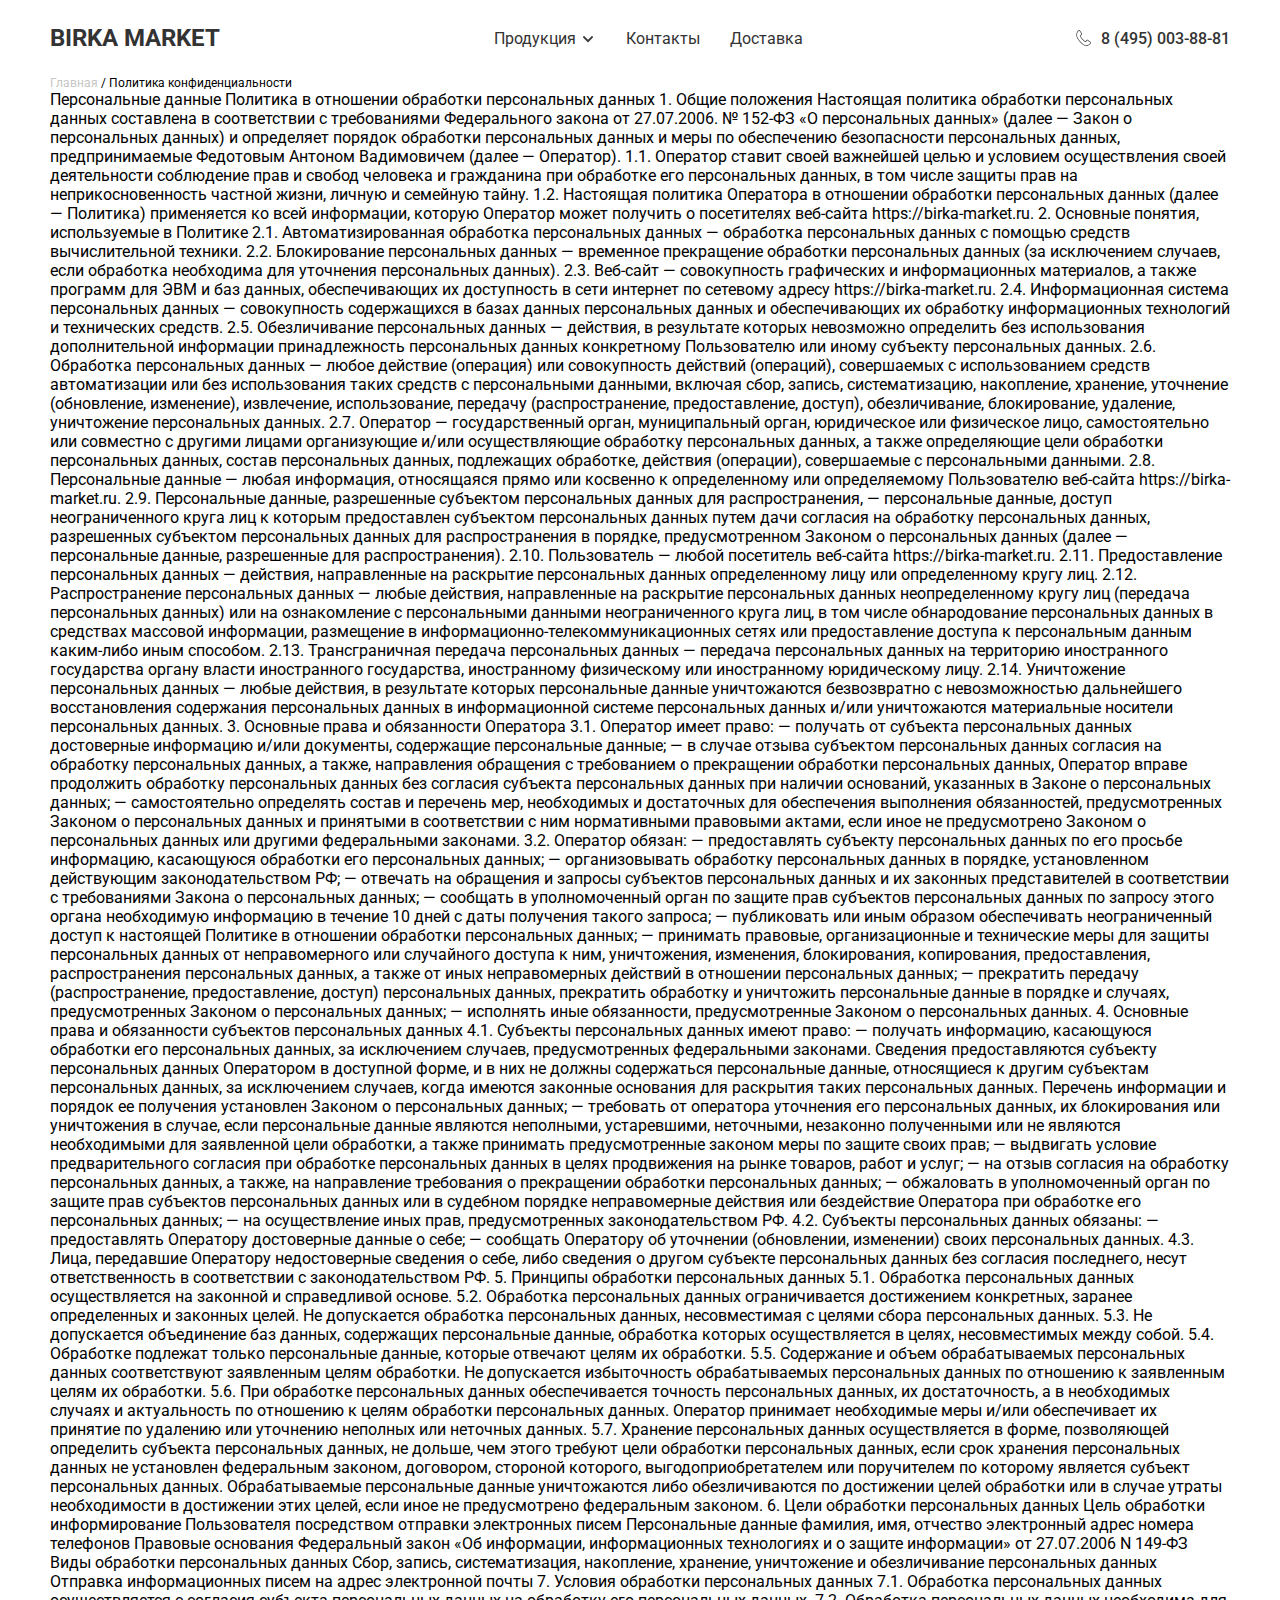
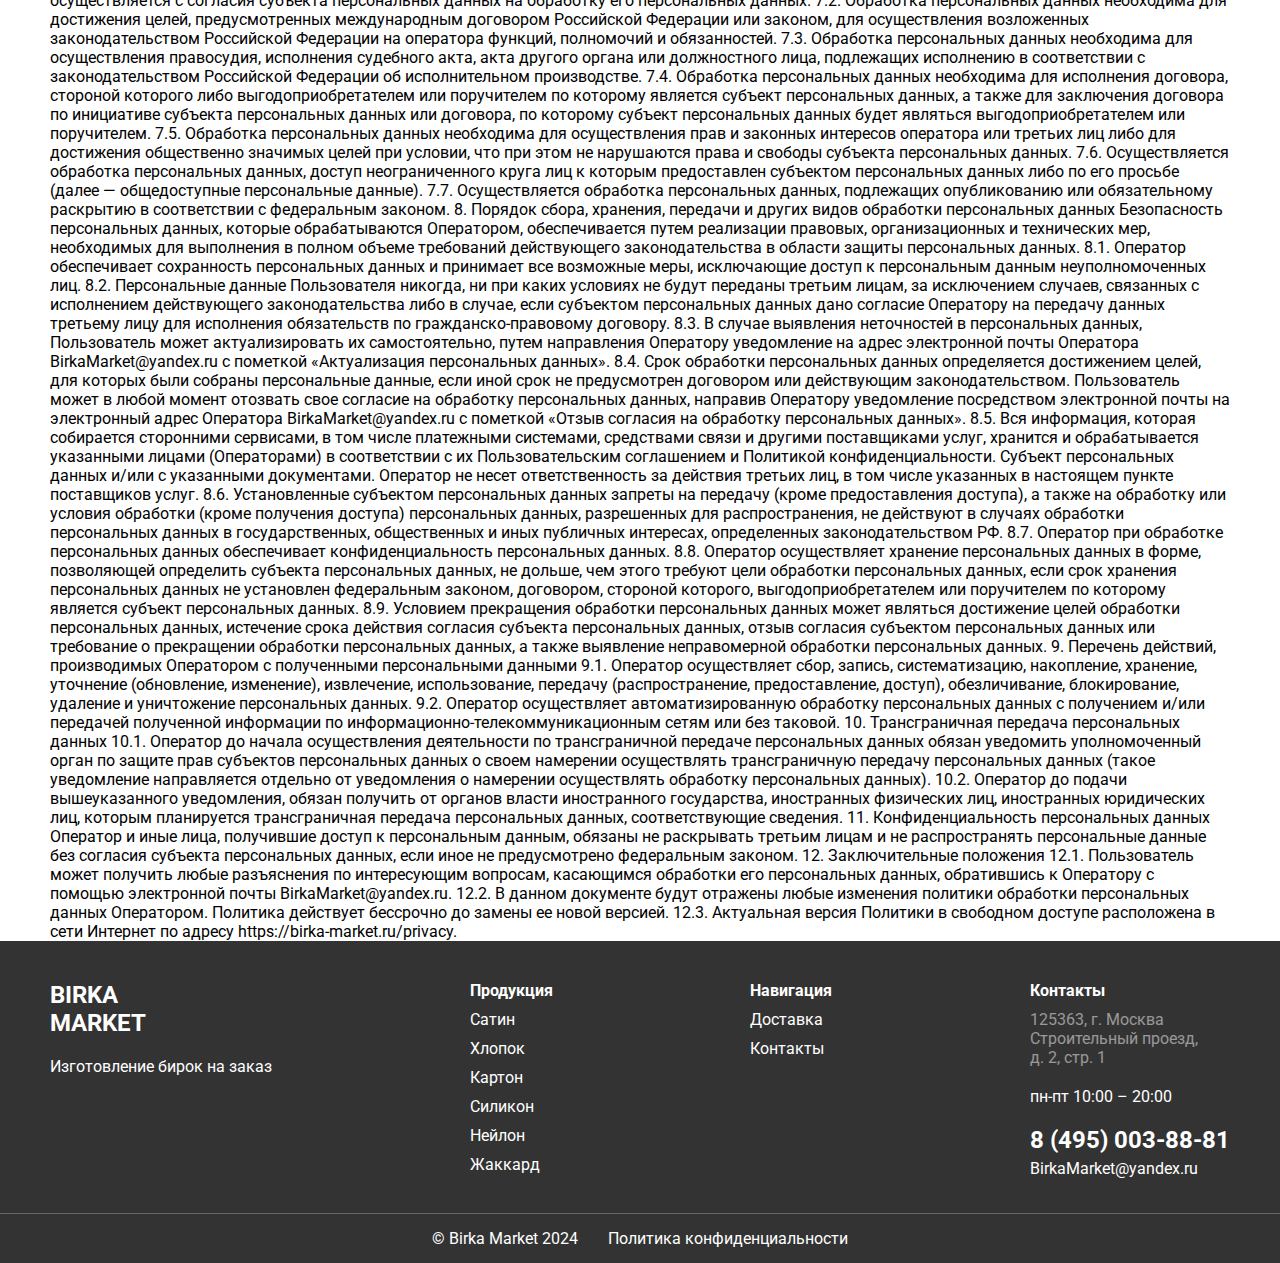
<file: pages/privacy.html>
<!DOCTYPE html>
<html lang="en">
<head>
    <meta charset="UTF-8">
    <meta name="viewport" content="width=device-width, initial-scale=1.0">
    <title>Политика конфиденциальности</title>
    <link rel="stylesheet" href="./../scss/main.css">
       <link rel="apple-touch-icon" sizes="180x180" href="./../img/favicon/apple-touch-icon.png">
    <link rel="icon" type="image/png" sizes="32x32" href="./../img/favicon/favicon-32x32.png">
    <link rel="icon" type="image/png" sizes="16x16" href="./../img/favicon/favicon-16x16.png">
    <link rel="manifest" href="./../img/favicon/site.webmanifest">
    <link rel="canonical" href="https://birka-market.ru/pages/privacy" />
</head>
<body>
  <header class="header header--header-other">
    <div class="container">
        <div class="header__row">
            <div class="header__logo">
                <a href="./../index.html"><p>birka market</p></a>
            </div>
            <nav class="nav">
                <ul class="nav__list">
                    <li class="nav__list-item dropdown-item"><a href="./menu.html" class="nav__link">Продукция <span class="production-arrow"><img src="./../img/icons/small-chevron-down.svg" alt="" class="production-arrow__img"></span></a>
                        <div class="sub-nav hidden">
                            <ul class="sub-nav__list">
                                <li class="sub-nav__item"><a href="./zhakkard.html" class="sub-nav__link">Жаккард</a></li>
                                <li class="sub-nav__item"><a href="./silicon.html" class="sub-nav__link">Силикон</a></li>
                                <li class="sub-nav__item"><a href="./neylon.html" class="sub-nav__link">Нейлон</a></li>
                                <li class="sub-nav__item"><a href="./satin.html" class="sub-nav__link">Сатин</a></li>
                                <li class="sub-nav__item"><a href="./karton.html" class="sub-nav__link">Картон</a></li>
                                <li class="sub-nav__item"><a href="./cotton.html" class="sub-nav__link">Хлопок</a></li>
                            </ul>
                        </div>
                    
                    </li>
                    <li class="nav__list-item"><a href="./contacts.html" class="nav__link">Контакты</a></li>
                    <li class="nav__list-item"><a href="./delivery.html" class="nav__link">Доставка</a></li>
                </ul>
            </nav>
            <div class="header__phone">
                <img src="./../img/icons/header-phone.svg" alt="phone-icon">
                <a href="tel:8 (495) 003-88-81" class="header__phone-number">8 (495) 003-88-81</a>
            </div>
        </div>
        <div class="mobile-header__wrapper hidden">
                <div class="mobile-header-row">
                    <div class="header__logo">
                      <a href="./../index.html"><p>birka market</p></a>
                    </div>
                    <div class="mobile-menu-open">
                        <img src="./../img/icons/mobile/burger.svg" alt="" id='mobileBtnImg'>
                    </div>
                </div>
                <div class="mobile-nav hidden">
                    <div class="mobile-nav__wrapper">
                        <ul class="mobile-nav__list">
                            <li class="mobile-nav__item mobile-production">
                            <div class="production-dropdown">
                                <p>Продукция</p>
                                <img src="./../img/icons/small-chevron-down.svg" alt="" class="mobile-production-arrow">
                            </div>
                                <div class="mobile-production__list-wrapper hidden">
                                    <ul class="mobile-production__list">
                                        <li class="mobile-production__item"><a href="./zhakkard.html">Жаккард</a></li>
                                            <li class="mobile-production__item"><a href="./silicon.html">Силикон</a></li>
                                            <li class="mobile-production__item"><a href="./satin.html">Сатин</a></li>
                                            <li class="mobile-production__item"><a href="./karton.html">Картон</a></li>
                                            <li class="mobile-production__item"><a href="./neylon.html">Нейлон</a></li>
                                            <li class="mobile-production__item"><a href="./cotton.html">Хлопок</a></li>
                                    </ul>
                                </div>
                            </li>
                            <li class="mobile-nav__item"><a href="./contacts.html">Контакты</a></li>
                            <li class="mobile-nav__item"><a href="./delivery.html">Доставка</a></li>
                        </ul>
                        <a href="tel:8 (495) 003-88-81" class="footer__phone">8 (495) 003-88-81</a>
                    </div>
                </div>
        </div>
        <div class="header__page">
            <a href="./../index.html" class="header__page-link">Главная&nbsp</a><p> / Политика конфиденциальности</p>
        </div>
    </div>
</header>
<main class="main">
    <div class="container">
       <div class="privacy">
        Персональные данные
Политика в отношении обработки персональных данных
1. Общие положения
Настоящая политика обработки персональных данных составлена в соответствии с требованиями Федерального закона от 27.07.2006. № 152-ФЗ «О персональных данных» (далее — Закон о персональных данных) и определяет порядок обработки персональных данных и меры по обеспечению безопасности персональных данных, предпринимаемые Федотовым Антоном Вадимовичем (далее — Оператор).
1.1. Оператор ставит своей важнейшей целью и условием осуществления своей деятельности соблюдение прав и свобод человека и гражданина при обработке его персональных данных, в том числе защиты прав на неприкосновенность частной жизни, личную и семейную тайну.
1.2. Настоящая политика Оператора в отношении обработки персональных данных (далее — Политика) применяется ко всей информации, которую Оператор может получить о посетителях веб-сайта https://birka-market.ru.
2. Основные понятия, используемые в Политике
2.1. Автоматизированная обработка персональных данных — обработка персональных данных с помощью средств вычислительной техники.
2.2. Блокирование персональных данных — временное прекращение обработки персональных данных (за исключением случаев, если обработка необходима для уточнения персональных данных).
2.3. Веб-сайт — совокупность графических и информационных материалов, а также программ для ЭВМ и баз данных, обеспечивающих их доступность в сети интернет по сетевому адресу https://birka-market.ru.
2.4. Информационная система персональных данных — совокупность содержащихся в базах данных персональных данных и обеспечивающих их обработку информационных технологий и технических средств.
2.5. Обезличивание персональных данных — действия, в результате которых невозможно определить без использования дополнительной информации принадлежность персональных данных конкретному Пользователю или иному субъекту персональных данных.
2.6. Обработка персональных данных — любое действие (операция) или совокупность действий (операций), совершаемых с использованием средств автоматизации или без использования таких средств с персональными данными, включая сбор, запись, систематизацию, накопление, хранение, уточнение (обновление, изменение), извлечение, использование, передачу (распространение, предоставление, доступ), обезличивание, блокирование, удаление, уничтожение персональных данных.
2.7. Оператор — государственный орган, муниципальный орган, юридическое или физическое лицо, самостоятельно или совместно с другими лицами организующие и/или осуществляющие обработку персональных данных, а также определяющие цели обработки персональных данных, состав персональных данных, подлежащих обработке, действия (операции), совершаемые с персональными данными.
2.8. Персональные данные — любая информация, относящаяся прямо или косвенно к определенному или определяемому Пользователю веб-сайта https://birka-market.ru.
2.9. Персональные данные, разрешенные субъектом персональных данных для распространения, — персональные данные, доступ неограниченного круга лиц к которым предоставлен субъектом персональных данных путем дачи согласия на обработку персональных данных, разрешенных субъектом персональных данных для распространения в порядке, предусмотренном Законом о персональных данных (далее — персональные данные, разрешенные для распространения).
2.10. Пользователь — любой посетитель веб-сайта https://birka-market.ru.
2.11. Предоставление персональных данных — действия, направленные на раскрытие персональных данных определенному лицу или определенному кругу лиц.
2.12. Распространение персональных данных — любые действия, направленные на раскрытие персональных данных неопределенному кругу лиц (передача персональных данных) или на ознакомление с персональными данными неограниченного круга лиц, в том числе обнародование персональных данных в средствах массовой информации, размещение в информационно-телекоммуникационных сетях или предоставление доступа к персональным данным каким-либо иным способом.
2.13. Трансграничная передача персональных данных — передача персональных данных на территорию иностранного государства органу власти иностранного государства, иностранному физическому или иностранному юридическому лицу.
2.14. Уничтожение персональных данных — любые действия, в результате которых персональные данные уничтожаются безвозвратно с невозможностью дальнейшего восстановления содержания персональных данных в информационной системе персональных данных и/или уничтожаются материальные носители персональных данных.
3. Основные права и обязанности Оператора
3.1. Оператор имеет право:
— получать от субъекта персональных данных достоверные информацию и/или документы, содержащие персональные данные;
— в случае отзыва субъектом персональных данных согласия на обработку персональных данных, а также, направления обращения с требованием о прекращении обработки персональных данных, Оператор вправе продолжить обработку персональных данных без согласия субъекта персональных данных при наличии оснований, указанных в Законе о персональных данных;
— самостоятельно определять состав и перечень мер, необходимых и достаточных для обеспечения выполнения обязанностей, предусмотренных Законом о персональных данных и принятыми в соответствии с ним нормативными правовыми актами, если иное не предусмотрено Законом о персональных данных или другими федеральными законами.
3.2. Оператор обязан:
— предоставлять субъекту персональных данных по его просьбе информацию, касающуюся обработки его персональных данных;
— организовывать обработку персональных данных в порядке, установленном действующим законодательством РФ;
— отвечать на обращения и запросы субъектов персональных данных и их законных представителей в соответствии с требованиями Закона о персональных данных;
— сообщать в уполномоченный орган по защите прав субъектов персональных данных по запросу этого органа необходимую информацию в течение 10 дней с даты получения такого запроса;
— публиковать или иным образом обеспечивать неограниченный доступ к настоящей Политике в отношении обработки персональных данных;
— принимать правовые, организационные и технические меры для защиты персональных данных от неправомерного или случайного доступа к ним, уничтожения, изменения, блокирования, копирования, предоставления, распространения персональных данных, а также от иных неправомерных действий в отношении персональных данных;
— прекратить передачу (распространение, предоставление, доступ) персональных данных, прекратить обработку и уничтожить персональные данные в порядке и случаях, предусмотренных Законом о персональных данных;
— исполнять иные обязанности, предусмотренные Законом о персональных данных.
4. Основные права и обязанности субъектов персональных данных
4.1. Субъекты персональных данных имеют право:
— получать информацию, касающуюся обработки его персональных данных, за исключением случаев, предусмотренных федеральными законами. Сведения предоставляются субъекту персональных данных Оператором в доступной форме, и в них не должны содержаться персональные данные, относящиеся к другим субъектам персональных данных, за исключением случаев, когда имеются законные основания для раскрытия таких персональных данных. Перечень информации и порядок ее получения установлен Законом о персональных данных;
— требовать от оператора уточнения его персональных данных, их блокирования или уничтожения в случае, если персональные данные являются неполными, устаревшими, неточными, незаконно полученными или не являются необходимыми для заявленной цели обработки, а также принимать предусмотренные законом меры по защите своих прав;
— выдвигать условие предварительного согласия при обработке персональных данных в целях продвижения на рынке товаров, работ и услуг;
— на отзыв согласия на обработку персональных данных, а также, на направление требования о прекращении обработки персональных данных;
— обжаловать в уполномоченный орган по защите прав субъектов персональных данных или в судебном порядке неправомерные действия или бездействие Оператора при обработке его персональных данных;
— на осуществление иных прав, предусмотренных законодательством РФ.
4.2. Субъекты персональных данных обязаны:
— предоставлять Оператору достоверные данные о себе;
— сообщать Оператору об уточнении (обновлении, изменении) своих персональных данных.
4.3. Лица, передавшие Оператору недостоверные сведения о себе, либо сведения о другом субъекте персональных данных без согласия последнего, несут ответственность в соответствии с законодательством РФ.
5. Принципы обработки персональных данных
5.1. Обработка персональных данных осуществляется на законной и справедливой основе.
5.2. Обработка персональных данных ограничивается достижением конкретных, заранее определенных и законных целей. Не допускается обработка персональных данных, несовместимая с целями сбора персональных данных.
5.3. Не допускается объединение баз данных, содержащих персональные данные, обработка которых осуществляется в целях, несовместимых между собой.
5.4. Обработке подлежат только персональные данные, которые отвечают целям их обработки.
5.5. Содержание и объем обрабатываемых персональных данных соответствуют заявленным целям обработки. Не допускается избыточность обрабатываемых персональных данных по отношению к заявленным целям их обработки.
5.6. При обработке персональных данных обеспечивается точность персональных данных, их достаточность, а в необходимых случаях и актуальность по отношению к целям обработки персональных данных. Оператор принимает необходимые меры и/или обеспечивает их принятие по удалению или уточнению неполных или неточных данных.
5.7. Хранение персональных данных осуществляется в форме, позволяющей определить субъекта персональных данных, не дольше, чем этого требуют цели обработки персональных данных, если срок хранения персональных данных не установлен федеральным законом, договором, стороной которого, выгодоприобретателем или поручителем по которому является субъект персональных данных. Обрабатываемые персональные данные уничтожаются либо обезличиваются по достижении целей обработки или в случае утраты необходимости в достижении этих целей, если иное не предусмотрено федеральным законом.
6. Цели обработки персональных данных
Цель обработки  информирование Пользователя посредством отправки электронных писем
Персональные данные  
фамилия, имя, отчество
электронный адрес
номера телефонов
Правовые основания  
Федеральный закон «Об информации, информационных технологиях и о защите информации» от 27.07.2006 N 149-ФЗ
Виды обработки персональных данных  
Сбор, запись, систематизация, накопление, хранение, уничтожение и обезличивание персональных данных
Отправка информационных писем на адрес электронной почты
7. Условия обработки персональных данных
7.1. Обработка персональных данных осуществляется с согласия субъекта персональных данных на обработку его персональных данных.
7.2. Обработка персональных данных необходима для достижения целей, предусмотренных международным договором Российской Федерации или законом, для осуществления возложенных законодательством Российской Федерации на оператора функций, полномочий и обязанностей.
7.3. Обработка персональных данных необходима для осуществления правосудия, исполнения судебного акта, акта другого органа или должностного лица, подлежащих исполнению в соответствии с законодательством Российской Федерации об исполнительном производстве.
7.4. Обработка персональных данных необходима для исполнения договора, стороной которого либо выгодоприобретателем или поручителем по которому является субъект персональных данных, а также для заключения договора по инициативе субъекта персональных данных или договора, по которому субъект персональных данных будет являться выгодоприобретателем или поручителем.
7.5. Обработка персональных данных необходима для осуществления прав и законных интересов оператора или третьих лиц либо для достижения общественно значимых целей при условии, что при этом не нарушаются права и свободы субъекта персональных данных.
7.6. Осуществляется обработка персональных данных, доступ неограниченного круга лиц к которым предоставлен субъектом персональных данных либо по его просьбе (далее — общедоступные персональные данные).
7.7. Осуществляется обработка персональных данных, подлежащих опубликованию или обязательному раскрытию в соответствии с федеральным законом.
8. Порядок сбора, хранения, передачи и других видов обработки персональных данных
Безопасность персональных данных, которые обрабатываются Оператором, обеспечивается путем реализации правовых, организационных и технических мер, необходимых для выполнения в полном объеме требований действующего законодательства в области защиты персональных данных.
8.1. Оператор обеспечивает сохранность персональных данных и принимает все возможные меры, исключающие доступ к персональным данным неуполномоченных лиц.
8.2. Персональные данные Пользователя никогда, ни при каких условиях не будут переданы третьим лицам, за исключением случаев, связанных с исполнением действующего законодательства либо в случае, если субъектом персональных данных дано согласие Оператору на передачу данных третьему лицу для исполнения обязательств по гражданско-правовому договору.
8.3. В случае выявления неточностей в персональных данных, Пользователь может актуализировать их самостоятельно, путем направления Оператору уведомление на адрес электронной почты Оператора BirkaMarket@yandex.ru с пометкой «Актуализация персональных данных».
8.4. Срок обработки персональных данных определяется достижением целей, для которых были собраны персональные данные, если иной срок не предусмотрен договором или действующим законодательством.
Пользователь может в любой момент отозвать свое согласие на обработку персональных данных, направив Оператору уведомление посредством электронной почты на электронный адрес Оператора BirkaMarket@yandex.ru с пометкой «Отзыв согласия на обработку персональных данных».
8.5. Вся информация, которая собирается сторонними сервисами, в том числе платежными системами, средствами связи и другими поставщиками услуг, хранится и обрабатывается указанными лицами (Операторами) в соответствии с их Пользовательским соглашением и Политикой конфиденциальности. Субъект персональных данных и/или с указанными документами. Оператор не несет ответственность за действия третьих лиц, в том числе указанных в настоящем пункте поставщиков услуг.
8.6. Установленные субъектом персональных данных запреты на передачу (кроме предоставления доступа), а также на обработку или условия обработки (кроме получения доступа) персональных данных, разрешенных для распространения, не действуют в случаях обработки персональных данных в государственных, общественных и иных публичных интересах, определенных законодательством РФ.
8.7. Оператор при обработке персональных данных обеспечивает конфиденциальность персональных данных.
8.8. Оператор осуществляет хранение персональных данных в форме, позволяющей определить субъекта персональных данных, не дольше, чем этого требуют цели обработки персональных данных, если срок хранения персональных данных не установлен федеральным законом, договором, стороной которого, выгодоприобретателем или поручителем по которому является субъект персональных данных.
8.9. Условием прекращения обработки персональных данных может являться достижение целей обработки персональных данных, истечение срока действия согласия субъекта персональных данных, отзыв согласия субъектом персональных данных или требование о прекращении обработки персональных данных, а также выявление неправомерной обработки персональных данных.
9. Перечень действий, производимых Оператором с полученными персональными данными
9.1. Оператор осуществляет сбор, запись, систематизацию, накопление, хранение, уточнение (обновление, изменение), извлечение, использование, передачу (распространение, предоставление, доступ), обезличивание, блокирование, удаление и уничтожение персональных данных.
9.2. Оператор осуществляет автоматизированную обработку персональных данных с получением и/или передачей полученной информации по информационно-телекоммуникационным сетям или без таковой.
10. Трансграничная передача персональных данных
10.1. Оператор до начала осуществления деятельности по трансграничной передаче персональных данных обязан уведомить уполномоченный орган по защите прав субъектов персональных данных о своем намерении осуществлять трансграничную передачу персональных данных (такое уведомление направляется отдельно от уведомления о намерении осуществлять обработку персональных данных).
10.2. Оператор до подачи вышеуказанного уведомления, обязан получить от органов власти иностранного государства, иностранных физических лиц, иностранных юридических лиц, которым планируется трансграничная передача персональных данных, соответствующие сведения.
11. Конфиденциальность персональных данных
Оператор и иные лица, получившие доступ к персональным данным, обязаны не раскрывать третьим лицам и не распространять персональные данные без согласия субъекта персональных данных, если иное не предусмотрено федеральным законом.
12. Заключительные положения
12.1. Пользователь может получить любые разъяснения по интересующим вопросам, касающимся обработки его персональных данных, обратившись к Оператору с помощью электронной почты BirkaMarket@yandex.ru.
12.2. В данном документе будут отражены любые изменения политики обработки персональных данных Оператором. Политика действует бессрочно до замены ее новой версией.
12.3. Актуальная версия Политики в свободном доступе расположена в сети Интернет по адресу https://birka-market.ru/privacy.

       </div>
    </div>
</main>
 <footer class="footer">
          <div class="desktop-footer">
              <div class="container">
                  <div class="footer__wrapper">
                      <div class="footer__bio">
                          <div class="footer__logo">
                              <a href="./index.html">BIRKA<br> MARKET</a>
                          </div>
                          <div class="footer__desc">
                              <p>Изготовление бирок на заказ</p>
                          </div>
                          <!-- <div class="footer__req">
                              <p>ИП Федотов А.В.</p>
                              <p>ИНН 771412910075</p>
                              <p>ОГРНИП 323774600620762</p>
                          </div> -->
                      </div>
                      <div class="footer__production">
                          <h4 class="footer__list-heading">Продукция</h4>
                          <ul class="footer__production-list footer__list">
                              
                              <li class="footer__production-list__item"><a href="./satin.html" class="footer__production-link">Сатин</a></li>
                              <li class="footer__production-list__item"><a href="./cotton.html" class="footer__production-link">Хлопок</a></li>
                              <li class="footer__production-list__item"><a href="./karton.html" class="footer__production-link">Картон</a></li>
                              <li class="footer__production-list__item"><a href="./silicon.html" class="footer__production-link">Силикон</a></li>
                              <li class="footer__production-list__item"><a href="./neylon.html" class="footer__production-link">Нейлон</a></li>
                              <li class="footer__production-list__item"><a href="./zhakkard.html" class="footer__production-link">Жаккард</a></li>
                          </ul>
                      </div>
                      <div class="footer__nav">
                          <h4 class="footer__list-heading">Навигация</h4>
                          <ul class="footer__nav-list footer__list">
                              <li class="footer__nav-list__item"><a href="./delivery.html" class="footer__nav-link">Доставка</a></li>
                              <li class="footer__nav-list__item"><a href="./contacts.html" class="footer__nav-link">Контакты</a></li>
                          </ul>
                      </div>
                      <div class="footer__contacts">
                          <h4 class="footer__list-heading">Контакты</h4>
                          <ul class="footer__contacts-list footer__list">
                              <li class="footer__production-list__item footer__address">
                                  <p>125363, г. Москва</p>
                                  <p>Строительный проезд,</p>
                                  <p>д. 2, стр. 1</p>
                              </li>
                              <li class="footer__production-list__item"><p>пн-пт 10:00 – 20:00</p></li>
                              <li class="footer__production-list__item footer__mail-phone">
                                <a href="tel:8 (495) 003-88-81" class="footer__phone">8 (495) 003-88-81</a>
                                <a href="mailto:123@gmail.com">BirkaMarket@yandex.ru</a>
                              </li>
                          </ul>
                      </div>
                  </div>
              </div>
          </div>
          <div class="mobile-footer hidden">
              <div class="container">
                  <div class="footer__logo">
                      <a href="./index.html">BIRKA<br> MARKET</a>
                  </div>
                  <div class="footer__desc">
                      <p>Изготовление бирок на заказ</p>
                  </div>
                  <!-- <div class="footer__req">
                      <p>ИП Федотов А.В.</p>
                      <p>ИНН 771412910075</p>
                      <p>ОГРНИП 323774600620762</p>
                  </div> -->
                  <div class="footer__contacts">
                      <h4 class="footer__list-heading">Контакты</h4>
                      <ul class="footer__contacts-list footer__list">
                          <li class="footer__production-list__item footer__address">
                              <p>125363, г. Москва</p>
                              <p>Строительный проезд,</p>
                              <p>д. 2, стр. 1</p>
                          </li>
                          <li class="footer__production-list__item"><p>пн-пт 10:00 – 20:00</p></li>
                          <li class="footer__production-list__item footer__mail-phone">
                            <a href="tel:8 (495) 003-88-81" class="footer__phone">8 (495) 003-88-81</a>
                            <a href="mailto:123@gmail.com">BirkaMarket@yandex.ru</a>
                          </li>
                      </ul>
                  </div>
                  <div class="mobile-footer__lists">
                      <div class="footer__production">
                          <h4 class="footer__list-heading">Продукция</h4>
                          <ul class="footer__production-list footer__list">
                              <li class="footer__production-list__item"><a href="./satin.html" class="footer__production-link">Сатин</a></li>
                              <li class="footer__production-list__item"><a href="./cotton.html" class="footer__production-link">Хлопок</a></li>
                              <li class="footer__production-list__item"><a href="./karton.html" class="footer__production-link">Картон</a></li>
                              <li class="footer__production-list__item"><a href="./silicon.html" class="footer__production-link">Силикон</a></li>
                              <li class="footer__production-list__item"><a href="./neylon.html" class="footer__production-link">Нейлон</a></li>
                              <li class="footer__production-list__item"><a href="./zhakkard.html" class="footer__production-link">Жаккард</a></li>
                          </ul>
                      </div>
                      <div class="footer__nav">
                          <h4 class="footer__list-heading">Навигация</h4>
                          <ul class="footer__nav-list footer__list">                                                     
                              <li class="footer__nav-list__item"><a href="./delivery.html" class="footer__nav-link">Доставка</a></li>
                              <li class="footer__nav-list__item"><a href="./contacts.html" class="footer__nav-link">Контакты</a></li>
                          </ul>
                      </div>
                  </div>
                 
              </div>
          </div>
          <div class="additional-footer">
              <div class="container">
                  <div class="copyright-policy">
                      <p>© Birka Market 2024</p>
                      <a href="./privacy.html">Политика конфиденциальности</a>
                  </div>
              </div>
          </div>
</footer>
        <script src="./../js/mobile-menu.js"></script>
        <script src="./../js/main.js"></script>
</body>
</html>
</file>
<file: scss/main.css>
@charset "UTF-8";
/* Reset and base styles  */
@import url("https://fonts.googleapis.com/css2?family=Roboto:ital,wght@0,100;0,300;0,400;0,500;0,700;0,900;1,100;1,300;1,400;1,500;1,700;1,900&display=swap");
* {
  padding: 0px;
  margin: 0px;
  border: none;
}

*,
*::before,
*::after {
  box-sizing: border-box;
}

/* Links */
a, a:link, a:visited {
  text-decoration: none;
}

a:hover {
  text-decoration: none;
}

/* Common */
aside, nav, footer, header, section, main {
  display: block;
}

h1, h2, h3, h4, h5, h6, p {
  font-size: inherit;
  font-weight: inherit;
}

ul, ul li {
  list-style: none;
}

img {
  vertical-align: top;
}

img, svg {
  height: auto;
}

address {
  font-style: normal;
}

/* Form */
input, textarea, button, select {
  font-family: inherit;
  font-size: inherit;
  color: inherit;
  background-color: transparent;
}

input::-ms-clear {
  display: none;
}

button, input[type=submit] {
  display: inline-block;
  box-shadow: none;
  background-color: transparent;
  background: none;
  cursor: pointer;
}

input:focus, input:active,
button:focus, button:active {
  outline: none;
}

button::-moz-focus-inner {
  padding: 0;
  border: 0;
}

label {
  cursor: pointer;
}

legend {
  display: block;
}

:root {
  --main-font-color: #333333;
  --white-font-color: #FFFFFF;
  --transparent-font-color: rgba(255, 255, 255, 0.5);
  --footer-background: #333333;
  --calculator-font-color: #858587;
  --pink-background: #FAEEEE;
  --review-background: #F7F6F5;
  --yellow-color: #F6DA18;
  --aqua-color: #48BFCD;
  --aqua-color-hover: #3ca9b6;
  --header-page-color: #C5C5C5;
  --price-table-color: #e5e5e5;
  --calculator-border-color: #e3e3e5;
  --warning-color: #FF6E57;
}

body {
  font-family: "Roboto", sans-serif;
}
@media (max-width: 768px) {
  body {
    font-size: 14px;
  }
}

.header {
  background-color: var(--pink-background);
}
.header a {
  color: var(--main-font-color);
}
.header--header-other {
  background-color: transparent;
}

.container {
  max-width: 1210px;
  padding: 0 15px;
  margin: 0 auto;
}
.container--page-container {
  padding-top: 90px;
  padding-bottom: 90px;
}
@media (max-width: 768px) {
  .container--page-container {
    padding-top: 32px;
    padding-bottom: 32px;
  }
}

.section-heading {
  font-weight: 800;
  font-size: 40px;
  text-transform: uppercase;
}
.section-heading--additional {
  margin-bottom: 24px;
}
@media (max-width: 768px) {
  .section-heading {
    font-size: 28px;
  }
}

.hidden {
  display: none;
}

.heading-description {
  padding-top: 16px;
  padding-bottom: 48px;
  max-width: 500px;
}
@media (max-width: 768px) {
  .heading-description {
    padding: 24px 0;
  }
}

.header__page {
  display: flex;
  font-size: 12px;
}
.header__page a {
  color: var(--header-page-color);
}
.header__page a:hover {
  color: var(--main-font-color);
  transition: 0.2s ease-in;
}

.header__row {
  display: flex;
  align-items: center;
  justify-content: space-between;
  padding: 24px 0;
}
.header__row a {
  color: var(--main-font-color);
}
.header__row a:hover {
  color: var(--header-page-color);
  transition: 0.2s ease-in;
}
@media (max-width: 768px) {
  .header__row {
    display: none;
  }
}

.mobile-header-row {
  display: flex;
  justify-content: space-between;
  padding: 20px 0;
}

.mobile-header__wrapper {
  background-color: var(--white-font-color);
}
@media (max-width: 768px) {
  .mobile-header__wrapper {
    display: block;
  }
}

.header__logo {
  text-transform: uppercase;
  font-weight: 700;
  font-size: 24px;
}

.nav__list {
  display: flex;
  justify-content: space-between;
  gap: 30px;
}

.mobile-header__wrapper {
  position: relative;
}

.mobile-nav {
  position: absolute;
  left: 0;
  right: 0;
  background-color: var(--white-font-color);
  z-index: 9;
}

.mobile-nav__list {
  margin-bottom: 40px;
}

.mobile-nav__wrapper {
  padding: 24px 12px;
  font-size: 16px;
}

.header__phone {
  display: flex;
  align-items: center;
  gap: 10px;
}

.header__phone-number {
  font-weight: 500;
}

.header__hero {
  padding-top: 66px;
  padding-bottom: 90px;
  display: flex;
  justify-content: space-between;
}
@media (max-width: 768px) {
  .header__hero {
    flex-direction: column;
    padding-top: 72px;
    padding-bottom: 32px;
  }
}

.header__hero-image img {
  border-radius: 12px;
}
@media (max-width: 768px) {
  .header__hero-image {
    text-align: center;
  }
  .header__hero-image img {
    width: 100%;
  }
}

.hero__heading {
  text-transform: uppercase;
  font-weight: 500;
  font-size: 70px;
  line-height: 80%;
  margin-bottom: 24px;
}
@media (max-width: 768px) {
  .hero__heading {
    font-size: 40px;
  }
}

.header__hero-text {
  display: flex;
  flex-direction: column;
  justify-content: center;
}

@media (max-width: 768px) {
  .hero__description {
    margin-bottom: 24px;
  }
}
.hero__description h1 {
  font-size: 24px;
}
@media (max-width: 768px) {
  .hero__description h1 {
    font-size: 16px;
  }
}

.menu {
  padding: 60px 0;
}
@media (max-width: 768px) {
  .menu {
    padding: 32px 0;
  }
}

.menu__header {
  display: flex;
  align-items: center;
  justify-content: space-between;
  margin-bottom: 24px;
}

.swiper {
  position: relative;
}

.swiper__buttons img {
  background-color: #efefef;
  padding: 12px;
  border-radius: 1000px;
  cursor: pointer;
}
.swiper__buttons img:hover {
  opacity: 0.5;
  transition: 0.1s ease-in;
}
@media (max-width: 768px) {
  .swiper__buttons img {
    display: none;
  }
}

.menu__slide-heading {
  font-weight: 500;
  font-size: 24px;
  padding: 12px 0;
}
@media (max-width: 768px) {
  .menu__slide-heading {
    font-size: 16px;
  }
}

.menu__button {
  text-align: center;
}
.menu__button a {
  color: var(--main-font-color);
}
.menu__button button {
  background-color: var(--review-background);
  padding: 20px 24px;
  font-weight: 700;
  font-size: 20px;
  border-radius: 10px;
}
.menu__button button:hover {
  opacity: 0.5;
  transition: 0.2s ease-in;
}

.hero-slider-item {
  color: var(--main-font-color);
}
.hero-slider-item h4 {
  text-align: start;
}
.hero-slider-item:hover img {
  opacity: 0.7;
  transition: 0.2s ease-in;
}

.reviews {
  padding: 40px 0;
}
@media (max-width: 768px) {
  .reviews {
    padding: 32px 0;
  }
}

.reviews__list {
  display: flex;
  gap: 20px;
  margin-bottom: 24px;
  padding-bottom: 20px;
}
@media (max-width: 768px) {
  .reviews__list {
    overflow-x: auto;
  }
}

.reviews__list-item {
  background-color: var(--review-background);
  min-width: 389px;
  padding: 45px 49px;
  border-radius: 10px;
  display: flex;
  flex-direction: column;
}
@media (max-width: 768px) {
  .reviews__list-item {
    padding: 20px;
    min-width: 240px;
    height: auto;
  }
}

.review__name {
  font-weight: 600;
  font-size: 20px;
  margin-bottom: 10px;
}
@media (max-width: 768px) {
  .review__name {
    font-size: 16px;
    font-weight: 500;
  }
}

.review__decor {
  text-align: end;
  margin-top: auto;
  padding-top: 20px;
}

.reviews__button {
  text-align: center;
}
.reviews__button button {
  background-color: var(--review-background);
  padding: 20px 24px;
  border-radius: 10px;
  font-weight: 500;
  font-size: 20px;
}
@media (max-width: 768px) {
  .reviews__button button {
    width: 100%;
  }
}
.reviews__button:hover {
  opacity: 0.5;
  transition: 0.2s ease-in;
}
.reviews__button a {
  color: var(--main-font-color);
}

.footer {
  background-color: var(--footer-background);
  color: white;
}
.footer a {
  color: var(--white-color);
}
.footer a:hover {
  color: var(--transparent-font-color);
  transition: 0.2s ease-in;
}

.footer__wrapper {
  padding-top: 40px;
  padding-bottom: 35px;
  display: flex;
  justify-content: space-between;
}

/* .footer__logo {
  font-weight: 700;
  font-size: 24px;
  margin-bottom: 46px;
}
@media (max-width: 768px) {
  .footer__logo {
    margin-bottom: 12px;
  }
} */

.footer__desc {
  margin-bottom: 15px;
}
@media (max-width: 768px) {
  .footer__desc {
    margin-bottom: 12px;
  }
}

.footer__req {
  color: var(--transparent-font-color);
}
@media (max-width: 768px) {
  .footer__req {
    margin-bottom: 24px;
  }
}

.footer__list {
  display: grid;
  gap: 10px;
}

.footer__list-heading {
  font-weight: 700;
  font-size: 16px;
  margin-bottom: 10px;
}

.footer__address {
  color: var(--transparent-font-color);
}

.footer__mail-phone {
  display: grid;
  gap: 5px;
}

.footer__phone {
  font-weight: 700;
  font-size: 24px;
}

.footer__contacts-list {
  display: grid;
  gap: 20px;
}

@media (max-width: 768px) {
  .footer__contacts {
    margin-bottom: 24px;
  }
}

.additional-footer {
  text-align: center;
  padding: 15px 0;
  border-top: 1px solid #686767;
}

.copyright-policy {
  display: flex;
  justify-content: center;
  gap: 30px;
  font-weight: 400;
}
@media (max-width: 768px) {
  .copyright-policy {
    font-size: 12px;
    color: var(--transparent-font-color);
  }
}

@media (max-width: 768px) {
  .desktop-footer {
    display: none;
  }
}

.mobile-footer {
  padding: 40px 0;
}
@media (max-width: 768px) {
  .mobile-footer {
    display: block;
  }
}

.mobile-footer__lists {
  display: flex;
  justify-content: space-between;
  padding-right: 90px;
}

.footer {
  background-color: var(--footer-background);
  color: white;
}
.footer a {
  color: var(--white-color);
}
.footer a:hover {
  color: var(--transparent-font-color);
  transition: 0.2s ease-in;
}

.footer__wrapper {
  padding-top: 40px;
  padding-bottom: 35px;
  display: flex;
  justify-content: space-between;
}

.footer__logo {
  font-weight: 700;
  font-size: 24px;
  margin-bottom: 20px;
}
@media (max-width: 768px) {
  .footer__logo {
    margin-bottom: 12px;
  }
}

.footer__desc {
  margin-bottom: 15px;
}
@media (max-width: 768px) {
  .footer__desc {
    margin-bottom: 12px;
  }
}

.footer__req {
  color: var(--transparent-font-color);
}
@media (max-width: 768px) {
  .footer__req {
    margin-bottom: 24px;
  }
}

.footer__list {
  display: grid;
  gap: 10px;
}

.footer__list-heading {
  font-weight: 700;
  font-size: 16px;
  margin-bottom: 10px;
}

.footer__address {
  color: var(--transparent-font-color);
}

.footer__mail-phone {
  display: grid;
  gap: 5px;
}

.footer__phone {
  font-weight: 700;
  font-size: 24px;
}

.footer__contacts-list {
  display: grid;
  gap: 20px;
}

@media (max-width: 768px) {
  .footer__contacts {
    margin-bottom: 24px;
  }
}

.additional-footer {
  text-align: center;
  padding: 15px 0;
  border-top: 1px solid #686767;
}

.copyright-policy {
  display: flex;
  justify-content: center;
  gap: 30px;
  font-weight: 400;
}
@media (max-width: 768px) {
  .copyright-policy {
    font-size: 12px;
    color: var(--transparent-font-color);
  }
}

@media (max-width: 768px) {
  .desktop-footer {
    display: none;
  }
}

.mobile-footer {
  padding: 40px 0;
}
@media (max-width: 768px) {
  .mobile-footer {
    display: block;
  }
}

.mobile-footer__lists {
  display: flex;
  justify-content: space-between;
  padding-right: 90px;
}

.contactUsModal {
  position: fixed;
  left: 0;
  top: 0;
  margin: 0 auto;
  width: 100%;
  height: 100%;
  overflow: auto;
  background-color: rgba(0, 0, 0, 0.4);
  z-index: 10;
}

.contactUs-modal__content {
  background-color: #fefefe;
  position: absolute;
  left: 50%;
  top: 50%;
  transform: translate(-50%, -50%);
  padding: 20px;
  border: 1px solid #888;
  width: 80%;
  max-width: 900px; /* Опционально: ограничиваем максимальную ширину */
  animation: slideIn 0.9s ease-in forwards; /* Анимация для выезжания */
  border-radius: 10px;
}
@media (max-width: 768px) {
  .contactUs-modal__content {
    padding: 0;
  }
}

@keyframes slideIn {
  from {
    top: -50%;
    opacity: 0;
  }
  to {
    top: 50%;
    opacity: 1;
  }
}
.contactUs-modal__close {
  color: #aaa;
  float: right;
  font-size: 28px;
  font-weight: bold;
  position: absolute;
  top: 0;
  right: 5px;
}
.contactUs-modal__close:hover {
  color: #8e8c8c;
  cursor: pointer;
}

.contactUs-form__wrapper {
  display: flex;
  justify-content: space-between;
  padding: 20px 35px;
  gap: 30px;
  text-align: start;
}
@media (max-width: 768px) {
  .contactUs-form__wrapper {
    flex-direction: column;
  }
}

.contactUs-modal__content-desc {
  text-align: start;
}

.contactUs-modal__content-form {
  display: flex;
  flex-wrap: wrap;
  flex-direction: column;
  gap: 20px;
}
.contactUs-modal__content-form input,
.contactUs-modal__content-form textarea {
  border-bottom: 1px solid grey;
  width: 100%;
  padding-bottom: 10px;
}
.contactUs-modal__content-form input:focus,
.contactUs-modal__content-form textarea:focus {
  outline: none;
}

.contactUs-heading {
  margin-bottom: 20px;
  max-width: 220px;
  font-weight: 800;
  font-size: 40px;
  text-transform: uppercase;
}
@media (max-width: 768px) {
  .contactUs-heading {
    width: 250px;
    font-size: 28px;
  }
}

.contactUs-submit__btn {
  text-align: start;
  margin-top: auto;
}
.contactUs-submit__btn button {
  background-color: var(--aqua-color);
  color: var(--white-font-color);
  border-radius: 10px;
  padding: 20px 24px;
  width: 216px;
  height: 63px;
}
.contactUs-submit__btn button:hover {
  background-color: var(--aqua-color-hover);
  transition: 0.2s ease-in;
}
@media (max-width: 768px) {
  .contactUs-submit__btn {
    width: 100%;
  }
  .contactUs-submit__btn button {
    width: 100%;
  }
}

.contactUs-modal__content-form__wrapper {
  display: flex;
  flex-direction: column;
  width: 80%;
}
.contactUs-modal__content-form__wrapper form {
  margin-bottom: 30px;
}

.contactUs-question {
  text-align: center;
  font-size: 25px;
  font-weight: 700;
  margin-bottom: 30px;
}

.contact__show-modal {
  text-align: center;
  margin-bottom: 20px;
  position: relative;
  z-index: 9;
}
.contact__show-modal button {
  background-color: var(--aqua-color);
  color: var(--white-font-color);
  border-radius: 10px;
  padding: 20px 24px;
  width: 216px;
  height: 63px;
}
.contact__show-modal button:hover {
  background-color: var(--aqua-color-hover);
  transition: 0.2s ease-in;
}
@media (max-width: 768px) {
  .contact__show-modal button {
    width: 100%;
  }
}

.contact__other-name {
  color: black;
  margin-bottom: 20px;
}

.contactUs {
  text-align: center;
  padding-top: 40px;
  padding-bottom: 80px;
  font-size: 16px;
}
@media (max-width: 768px) {
  .contactUs {
    padding: 24px 0;
  }
}

.contactUs__heading {
  font-weight: 800;
  font-size: 40px;
  text-transform: uppercase;
  margin-bottom: 14px;
}
@media (max-width: 768px) {
  .contactUs__heading {
    font-size: 28px;
  }
}

.contactUs-text {
  max-width: 695px;
  margin: 0 auto;
  margin-bottom: 20px;
}
.contactUs-text p {
  color: black;
}

.contact-socials-list {
  display: flex;
  justify-content: center;
  gap: 56px;
}
.contact-socials-list img:hover {
  transform: scale(1.2);
  transition: 0.2s ease-in;
  cursor: pointer;
}

.contactUs-wrapper {
  position: relative;
  background-color: var(--pink-background);
  padding: 50px;
  z-index: 9;
  border-radius: 10px;
}
@media (max-width: 768px) {
  .contactUs-wrapper {
    padding: 40px 12px;
  }
}

.contactUs__additional-border1 {
  border-bottom: 2px solid #48bfcd;
  border-left: 2px solid #48bfcd;
  bottom: -6px;
  height: 100%;
  left: -6px;
  position: absolute;
  width: 100%;
  border-radius: 20px;
}

.contactUs__additional-border2 {
  border-bottom: 2px solid #48bfcd;
  border-left: 2px solid #48bfcd;
  bottom: -10px;
  height: 100%;
  left: -10px;
  position: absolute;
  width: 100%;
  border-radius: 20px;
}

.contactUs__additional-button-border1 {
  border-bottom: 1px solid #48bfcd;
  border-left: 1px solid #48bfcd;
  bottom: -4px;
  height: 100%;
  left: -4px;
  position: absolute;
  width: 100%;
  z-index: 1;
  border-radius: 20px;
}

.contactUs__additional-button-border2 {
  border-bottom: 1px solid #48bfcd;
  border-left: 1px solid #48bfcd;
  bottom: -8px;
  height: 100%;
  left: -8px;
  position: absolute;
  width: 100%;
  z-index: 1;
}

.contact__wrapper {
  padding: 80px;
}

.form__input._error {
  border-color: red;
}

.form__validation {
  text-align: start;
  display: flex;
  align-items: center;
  gap: 15px;
}
.form__validation input {
  width: 15px;
}

.contactUs-warning {
  margin-top: 10px;
  display: flex;
  gap: 10px;
  align-items: center;
  color: var(--warning-color);
}

.feedback__validation {
  text-align: left;
}
.feedback__validation a {
  color: var(--aqua-color);
}

.contacts__grid {
  display: grid;
  grid-template-columns: 3fr 1fr;
  gap: 50px;
  padding-top: 30px;
}
@media (max-width: 768px) {
  .contacts__grid {
    grid-template-columns: none;
    padding-top: 0;
    gap: 24px;
  }
}

.contacts__info-list {
  display: grid;
  gap: 40px;
}
@media (max-width: 768px) {
  .contacts__info-list {
    gap: 24px;
  }
}

.contacts__info-list__item {
  display: grid;
  gap: 8px;
}
.contacts__info-list__item h2 {
  font-weight: 700;
  font-size: 20px;
}

@media (max-width: 768px) {
  .contacts__grid-map {
    display: none;
  }
}

@media (max-width: 768px) {
  .contacts__grid-map-mobile {
    display: block;
  }
}

.phones-list {
  display: grid;
  gap: 5px;
}

.phones-list__item {
  display: flex;
}
.phones-list__item a {
  color: var(--main-font-color);
}

.general-contacts {
  margin-bottom: 40px;
}
@media (max-width: 768px) {
  .general-contacts {
    margin-bottom: 24px;
  }
}

.delivery__options-list {
  display: flex;
  gap: 24px;
}
@media (max-width: 768px) {
  .delivery__options-list {
    flex-direction: column;
    gap: 16px;
  }
}

.delivery__options-list__item {
  display: flex;
  gap: 20px;
  align-items: start;
  max-width: 377px;
}

.delivery__options-info .delivery__options-heading {
  font-weight: 700;
  font-size: 20px;
}

.delivery__companies-list {
  display: flex;
  justify-content: space-between;
  padding-top: 30px;
  padding-bottom: 48px;
  align-items: center;
}
@media (max-width: 768px) {
  .delivery__companies-list {
    flex-wrap: wrap;
    gap: 9px;
    padding-top: 24px;
    padding-bottom: 24px;
  }
}

.swiper-button-next,
.swiper-button-prev {
  color: #fff;
}

.swiper-slide img {
  display: block;
  width: 100%;
  height: 100%;
  -o-object-fit: cover;
     object-fit: cover;
  border-radius: 10px;
  margin-bottom: 0;
}

.mySwiper .swiper-slide {
  height: 25%;
  width: 100%;
  opacity: 0.4;
}

.mySwiper .swiper-slide-thumb-active {
  opacity: 1;
}

.swiper-container {
  display: flex;
  width: 100%;
  height: 500px;
}

.mySwiper2 {
  width: 80%;
  height: 100%;
  margin-right: 20px; /* Добавлено расстояние между слайдерами */
  position: relative;
}

.mySwiper {
  width: 20%;
  height: 100%;
}

.swiper-slide {
  text-align: center;
  font-size: 18px;
  background: #fff;
  display: flex;
  justify-content: center;
  align-items: center;
}

.portfolio-slider {
  font-family: Helvetica Neue, Helvetica, Arial, sans-serif;
  font-size: 14px;
  color: #000;
  margin: 0;
  padding: 0;
}

#slider__left-arrow {
  position: absolute;
  top: 50%;
  left: 0;
  z-index: 1;
  transform: translate(20%, -50%);
  background-color: var(--review-background);
  border-radius: 1000px;
  padding: 12px;
}

#slider__right-arrow {
  position: absolute;
  top: 50%;
  right: 0;
  z-index: 1;
  transform: translate(-20%, -50%);
  background-color: var(--review-background);
  border-radius: 1000px;
  padding: 12px;
}

@media (max-width: 768px) {
  .swiper-container {
    flex-direction: column;
    gap: 16px;
    height: auto;
  }
  .mySwiper2 {
    width: 100%;
    height: auto;
    margin-right: 0;
  }
  .mySwiper {
    width: 100%;
    height: auto;
    display: flex;
    flex-direction: row;
    overflow-x: auto;
  }
  .mySwiper .swiper-slide {
    height: auto;
    width: auto;
    flex: 0 0 auto;
    margin-right: 10px; /* Добавим небольшой отступ между миниатюрами */
  }
  #slider__left-arrow,
  #slider__right-arrow {
    display: none;
  }
}
/* Стили для первого слайдера */
.swiper-hero-container .swiper-slide img {
  display: block;
  width: 100%;
  height: auto;
  -o-object-fit: cover;
     object-fit: cover;
}

.swiper-hero-container {
  overflow: hidden;
  margin-bottom: 24px;
}

.swiper-hero-container .swiper-slide {
  flex-direction: column;
}

.menu__slide-heading {
  align-self: start;
}

/* Стили для второго слайдера */
@media (max-width: 768px) {
  .price-table {
    padding-bottom: 32px;
  }
}

.price {
  margin-bottom: 50px;
}

table {
  width: 100%;
  border-collapse: collapse;
  margin-bottom: 88px;
}
@media (max-width: 768px) {
  table {
    margin-bottom: 0;
  }
}

th {
  padding-bottom: 16px;
}

td {
  border: 1px solid var(--price-table-color);
  padding: 16px;
  text-align: center;
}

td:first-child {
  border-left: none;
}

td:last-child {
  border-right: none;
}

.calculate-price select, .calculate-price input {
  border-bottom: 1px solid var(--calculator-border-color);
  padding-bottom: 10px;
}
@media (max-width: 768px) {
  .calculate-price {
    padding: 32px 0;
  }
}

.calculate-price__inputs {
  display: flex;
  justify-content: space-between;
  margin-bottom: 24px;
}
.calculate-price__inputs select {
  -webkit-appearance: none;
  -moz-appearance: none;
  appearance: none;
  padding-right: 60px;
  position: relative;
  outline: none;
  cursor: pointer;
}
@media (max-width: 768px) {
  .calculate-price__inputs {
    flex-direction: column;
    gap: 15px;
    margin-bottom: 12px;
  }
  .calculate-price__inputs select {
    width: 100%;
  }
}

.select__wrapper {
  position: relative;
}
.select__wrapper select {
  color: var(--calculator-font-color);
  line-height: 143%;
  letter-spacing: -0.02em;
}

.select__wrapper::before {
  content: url(./../../img/icons/select-open.svg);
  position: absolute;
  /* top: 50%; */
  right: 15px;
  transform: translate(50%, -10);
  display: block;
  width: 10px;
  height: 10px;
  /* background-color: red; */
  pointer-events: none;
}

.calculate-price__submit {
  font-size: 20px;
  font-weight: 700;
  display: flex;
  align-items: center;
  justify-content: flex-end;
  gap: 98px;
}
@media (max-width: 768px) {
  .calculate-price__submit {
    width: 100%;
  }
}
.calculate-price__submit button {
  font-weight: 500;
  padding: 20px 24px;
  background-color: var(--aqua-color);
  border-radius: 10px;
  color: var(--white-font-color);
}
.calculate-price__submit button:hover {
  background-color: var(--aqua-color-hover);
  transition: 0.2s ease-in;
}
@media (max-width: 768px) {
  .calculate-price__submit button {
    margin-bottom: 10px;
    width: 100%;
  }
}

.calculate-price__inputs-wrapper {
  display: flex;
  justify-content: space-between;
  margin-bottom: 24px;
}

.calucalate-price__second-layer {
  display: flex;
  align-items: center;
  justify-content: space-between;
}
@media (max-width: 768px) {
  .calucalate-price__second-layer {
    flex-direction: column;
    gap: 15px;
    align-items: start;
  }
  .calucalate-price__second-layer select {
    width: 100%;
  }
}

.calculate-price__input-tel {
  width: 30%;
}
.calculate-price__input-tel input {
  width: 100%;
}
@media (max-width: 768px) {
  .calculate-price__input-tel {
    width: 100%;
  }
}

.calculate-price__input-tel__zhakkard input {
  width: 100%;
}
@media (max-width: 768px) {
  .calculate-price__input-tel__zhakkard {
    width: 100%;
  }
}

.calculate-price__input-comment {
  width: 40%;
}
.calculate-price__input-comment input {
  width: 100%;
}
@media (max-width: 768px) {
  .calculate-price__input-comment {
    width: 100%;
  }
}

.calculate-price__validation {
  gap: 8px;
}
.calculate-price__validation a {
  color: var(--aqua-color);
}

.calculate-price__quantity input {
  width: 100%;
}
@media (max-width: 768px) {
  .calculate-price__quantity {
    width: 100%;
  }
}

.benefits {
  padding-top: 120px;
  padding-bottom: 40px;
}
@media (max-width: 768px) {
  .benefits {
    padding-top: 0;
    padding-bottom: 0;
  }
}

.benefits__row {
  display: flex;
  gap: 24px;
}
@media (max-width: 768px) {
  .benefits__row {
    display: none;
  }
}

.benefits__row2 {
  justify-content: flex-end;
}

.benefits__row-item {
  background-color: var(--review-background);
  border-radius: 10px;
  max-width: 277px;
  height: 277px;
  padding: 20px;
}
.benefits__row-item img {
  margin-bottom: 16px;
}
@media (max-width: 768px) {
  .benefits__row-item {
    max-width: 200px;
    padding: 16px;
  }
}

.benefits__row1 {
  margin-bottom: 24px;
  justify-content: flex-start;
}

.benefits__row-heading {
  font-weight: 700;
  font-size: 20px;
  text-transform: uppercase;
  margin-bottom: 16px;
}
@media (max-width: 768px) {
  .benefits__row-heading {
    font-size: 14px;
  }
}

@media (max-width: 768px) {
  .benefits__row-text {
    font-size: 12px;
  }
}

.benefits__row1-item:nth-child(3) {
  background-color: var(--pink-background);
}

@media (max-width: 768px) {
  .benefits__mobile-wrapper {
    display: block;
  }
}

.benefits__mobile {
  display: flex;
  gap: 8px;
}

.row-item-pink-mobile {
  background-color: var(--pink-background);
}

.benefits__list-mobile {
  display: grid;
  gap: 8px;
}

.mobile-production {
  position: relative;
  align-items: center;
  display: inline-block;
}

.mobile-nav__list {
  display: grid;
  gap: 24px;
}

.mobile-production__list {
  display: grid;
  gap: 10px;
  padding-top: 20px;
}

.mobile-production__item {
  padding-left: 24px;
}

.production-dropdown {
  display: flex;
  gap: 4px;
  align-items: center;
}

.custom-checkbox {
  display: inline-block;
  width: 20px;
  height: 20px;
  border-radius: 4px;
  margin-right: 8px;
  border: 2px solid var(--calculator-border-color);
  vertical-align: sub;
  position: relative;
}
.custom-checkbox::before {
  content: "";
  display: inline-block;
  width: 13px;
  height: 13px;
  background-image: url(./../../img/icons/Done.svg);
  background-size: contain;
  position: absolute;
  left: 50%;
  top: 50%;
  transform: translate(-50%, -50%) scale(0);
  transition: 0.2s ease-in;
}

.real-checkbox {
  width: 0;
  height: 0;
  opacity: 0;
  position: absolute;
  z-index: -1;
}

.real-checkbox:checked + .custom-checkbox::before {
  transform: translate(-50%, -50%) scale(1);
}

.real-checkbox:checked + .custom-checkbox {
  background-color: var(--aqua-color);
  border: none;
}

.catalog-page {
  padding: 60px 0;
}
@media (max-width: 768px) {
  .catalog-page {
    padding: 32px 0;
  }
}

.catalog__menu-columns {
  display: flex;
  gap: 80px;
}
@media (max-width: 768px) {
  .catalog__menu-columns {
    gap: 8px;
  }
}

.catalog__column {
  display: grid;
  gap: 48px;
}
@media (max-width: 768px) {
  .catalog__column {
    gap: 24px;
  }
}

.catalog__column-item a {
  color: var(--main-font-color);
}
.catalog__column-item a img {
  max-width: 100%;
  border-radius: 12px;
}
.catalog__column-item a img:hover {
  opacity: 0.7;
  transition: 0.2s ease-in;
}

.nav-list__item {
  padding-bottom: 10px;
}

.dropdown-item {
  position: relative;
}
.dropdown-item:hover .sub-nav {
  display: block;
}
.dropdown-item:hover .production-arrow {
  opacity: 0.4;
  transition: 0.2s ease-in;
}
.dropdown-item img {
  transform: translate(0%, 10%);
}

.sub-nav {
  margin-top: 10px;
  position: absolute;
  background-color: var(--review-background);
  border-radius: 10px;
}

.sub-nav__list {
  padding: 20px 24px;
  display: grid;
  gap: 10px;
}

.nav__link {
  padding-bottom: 10px;
}

.success_msg {
  padding: 200px 0;
  height: 80vh;
  text-align: center;
}
.success_msg img {
  margin-bottom: 20px;
}
.success_msg .redirect__thank, .success_msg .redirect__promise {
  font-size: 24px;
  margin-bottom: 20px;
}
@media (max-width: 768px) {
  .success_msg .redirect__thank, .success_msg .redirect__promise {
    font-size: 18px;
  }
}/*# sourceMappingURL=main.css.map */
</file>
